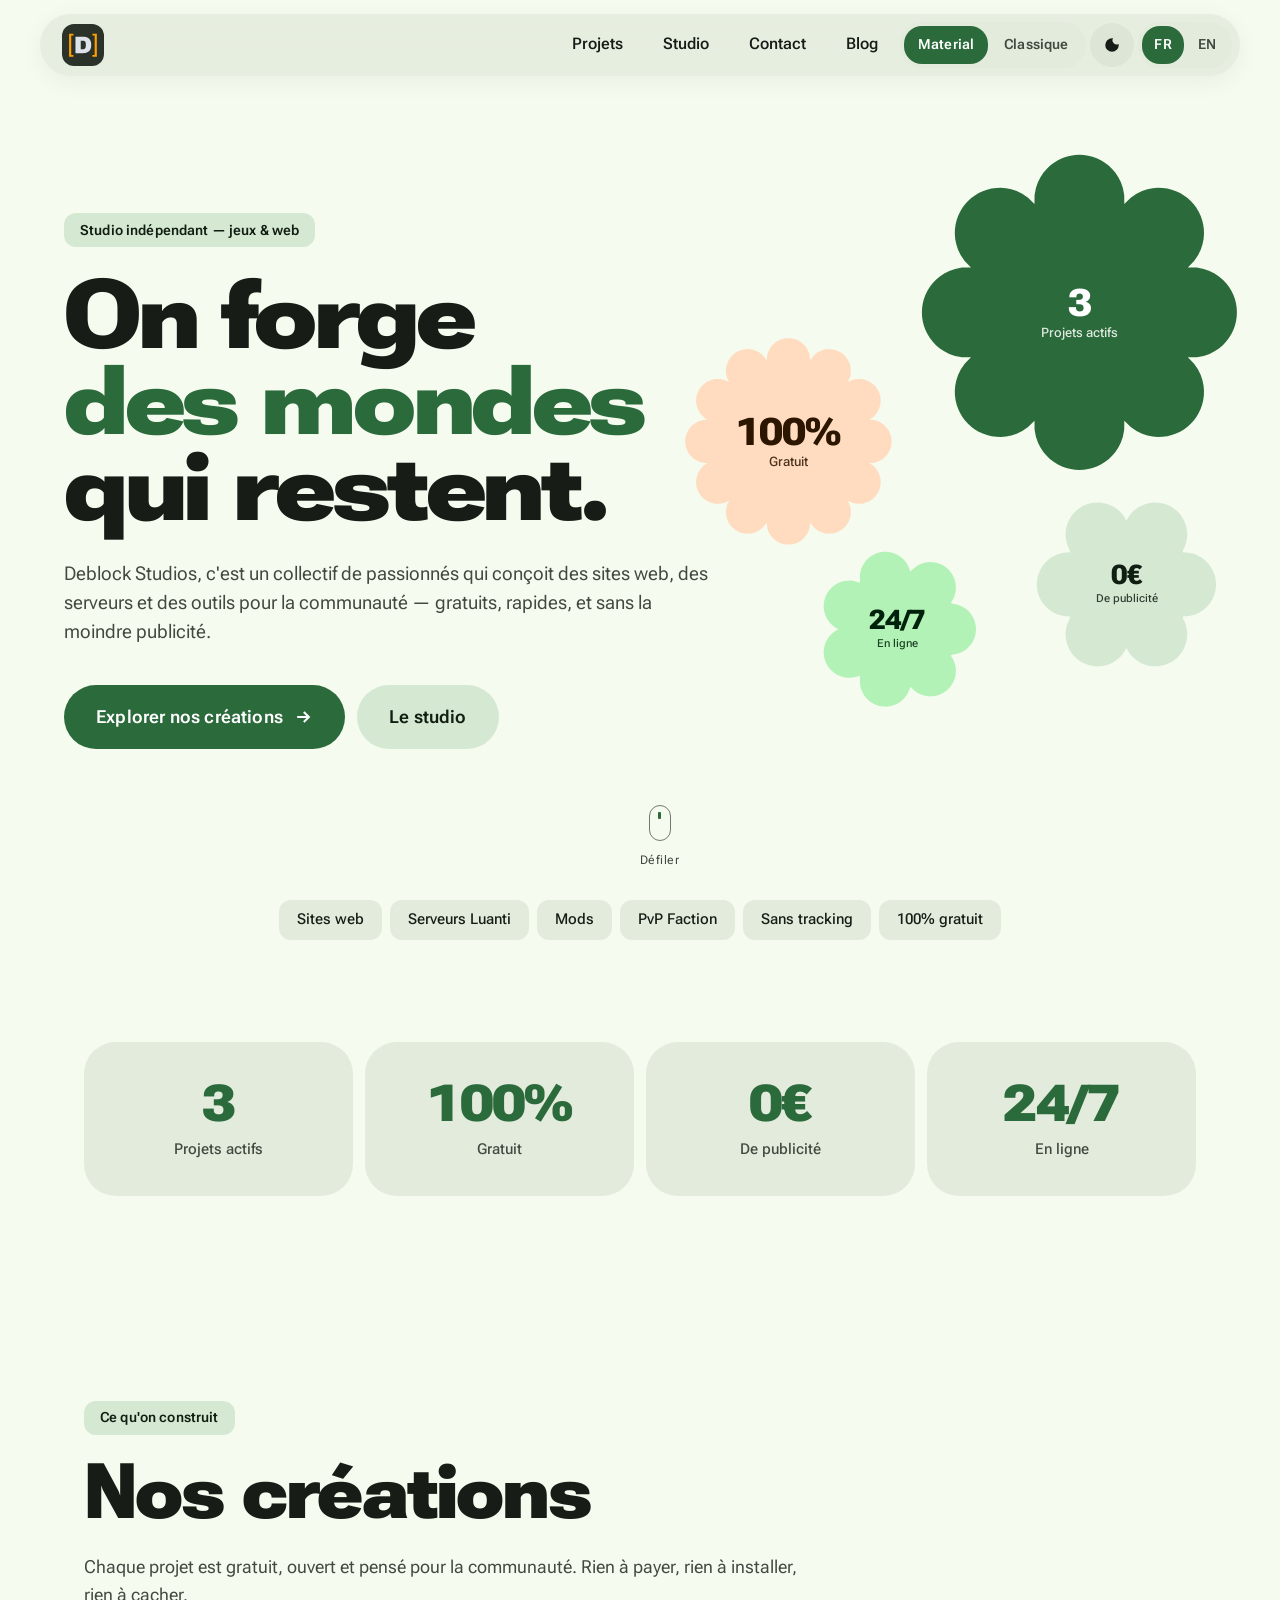
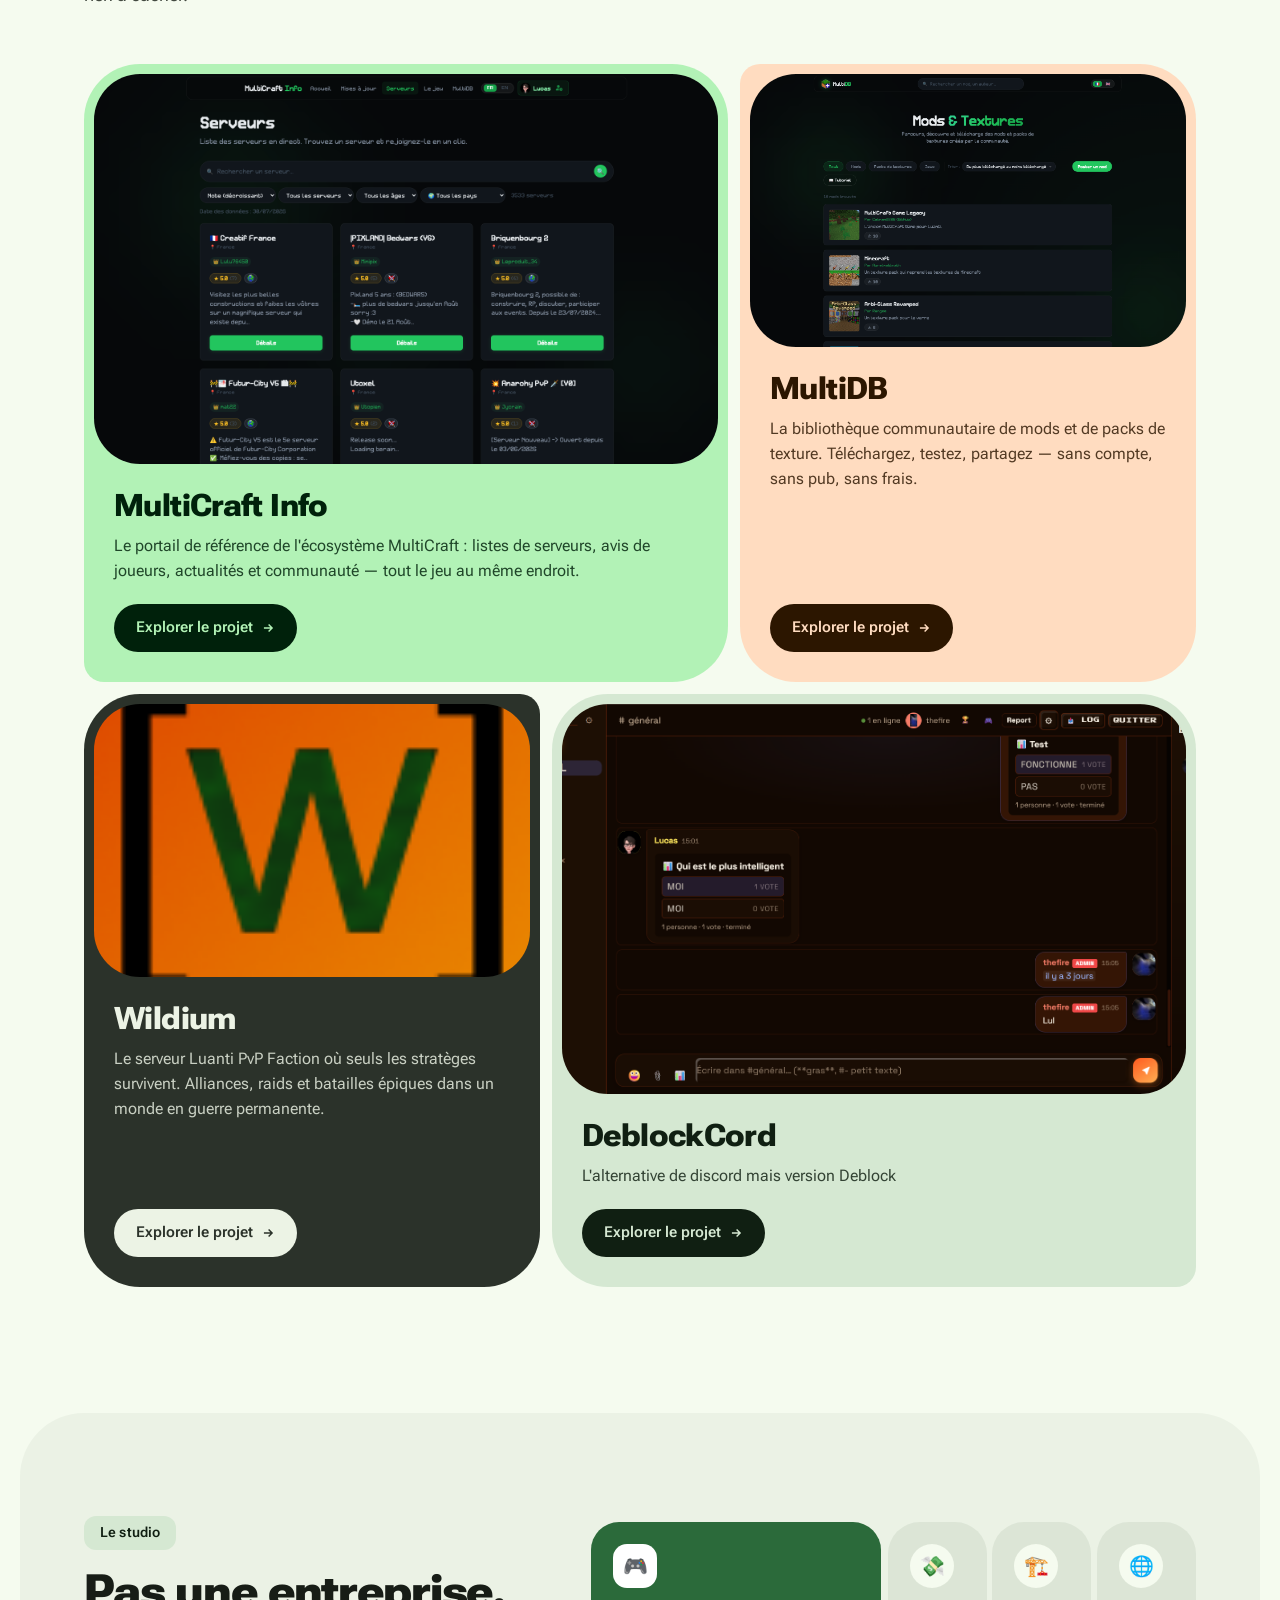
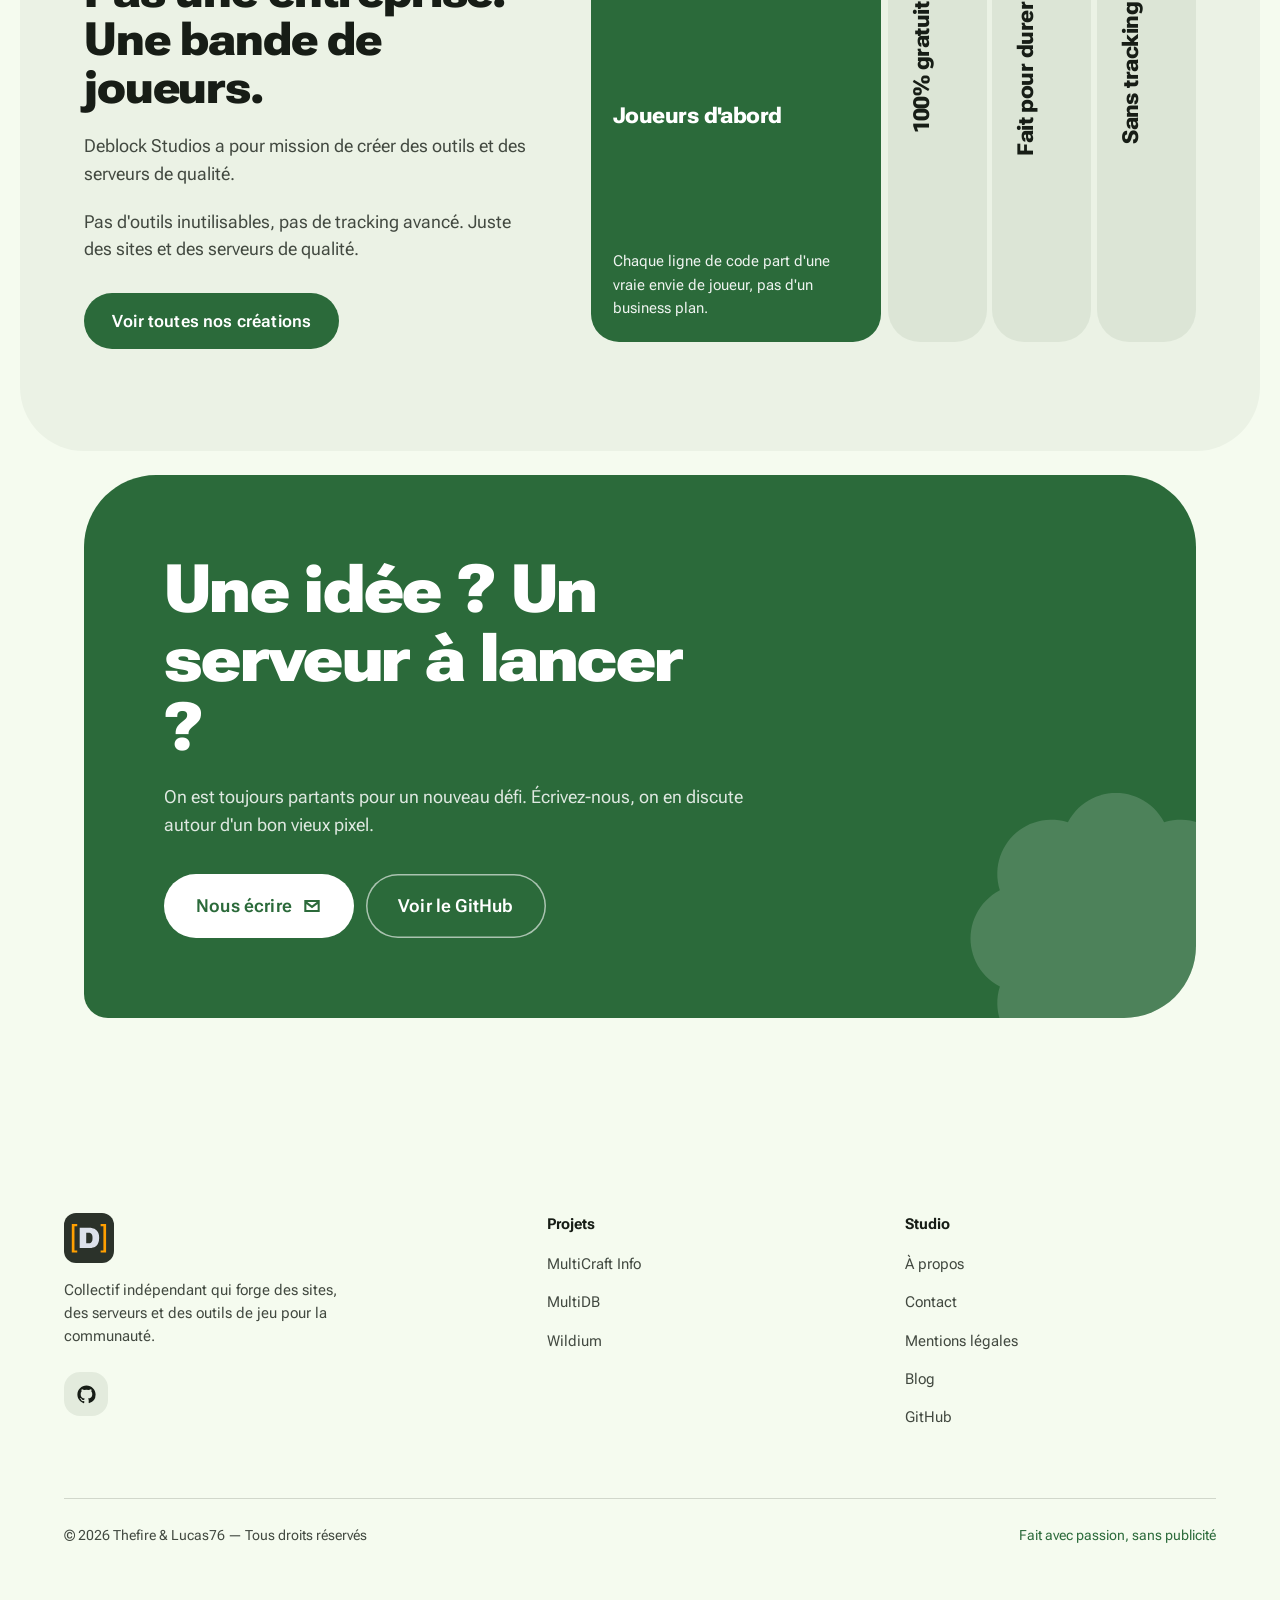
<file: index.html>
<!DOCTYPE html>
<html lang="fr">
<head>
  <meta charset="UTF-8" />
  <meta name="viewport" content="width=device-width, initial-scale=1.0" />
  <script>
    /* Apply the saved theme before first paint to avoid a flash */
    (function () {
      try {
        var root = document.documentElement;
        var ui = localStorage.getItem('ds-ui') === 'classic' ? 'classic' : 'material';
        var mode = localStorage.getItem('ds-mode');
        if (mode !== 'dark' && mode !== 'light') {
          mode = window.matchMedia && window.matchMedia('(prefers-color-scheme: dark)').matches ? 'dark' : 'light';
        }
        root.setAttribute('data-ui', ui);
        root.setAttribute('data-mode', mode);
      } catch (e) {
        document.documentElement.setAttribute('data-ui', 'material');
        document.documentElement.setAttribute('data-mode', 'light');
      }
    })();
  </script>
  <meta name="description" data-i18n="meta.description" content="Deblock Studios, collectif indépendant qui conçoit des sites web, des serveurs Luanti et des outils de jeu — gratuits, rapides et sans publicité." />
  <meta name="google-site-verification" content="StuE6oomFtFn4pFJ5taW9_EfONIFjCqAtrxFwFtbaLA" />
  <title data-i18n-title="meta.title">Deblock Studios — On forge des mondes</title>

  <link rel="preconnect" href="https://fonts.googleapis.com" />
  <link rel="preconnect" href="https://fonts.gstatic.com" crossorigin />
  <link href="https://fonts.googleapis.com/css2?family=Press+Start+2P&family=Roboto+Flex:opsz,wdth,wght@8..144,25..151,100..1000&family=Space+Grotesk:wght@300;400;500;600;700&display=swap" rel="stylesheet" />

  <link rel="icon" href="/favicon.ico" type="image/x-icon" />
  <link rel="stylesheet" href="css/main.css" />
  <link rel="stylesheet" href="css/material.css" />
</head>
<body>

  <div class="noise" aria-hidden="true"></div>

  <!-- NAVBAR -->
  <nav class="nav" id="nav">
    <a href="#" class="nav-logo">
      <img class="brand-logo" src="images/logo-deblock.svg" alt="Deblock Studios" />
    </a>

    <ul class="nav-links">
      <li><a href="#projects" data-i18n="nav.projects">Projets</a></li>
      <li><a href="#about" data-i18n="nav.studio">Studio</a></li>
      <li><a href="#footer" data-i18n="nav.contact">Contact</a></li>
      <li><a href="https://blog-deblock-studios.vercel.app" data-i18n="nav.blog">Blog</a></li>
      <li class="theme-switcher" data-theme-group role="group" aria-label="Thème du site">
        <button type="button" class="theme-opt" data-ui-choice="material" aria-pressed="true"><span data-i18n="theme.material">Material</span></button>
        <button type="button" class="theme-opt" data-ui-choice="classic" aria-pressed="false"><span data-i18n="theme.classic">Classique</span></button>
      </li>
      <li class="mode-switch">
        <button type="button" class="mode-btn" data-mode-toggle aria-pressed="false" aria-label="Activer le mode sombre">
          <svg class="ic-moon" viewBox="0 0 24 24" aria-hidden="true"><path d="M12 3a9 9 0 1 0 9 9c0-.5 0-1-.1-1.4A5.5 5.5 0 0 1 13.4 3.1 9 9 0 0 0 12 3z"/></svg>
          <svg class="ic-sun" viewBox="0 0 24 24" aria-hidden="true"><circle cx="12" cy="12" r="4.2"/><path d="M12 2.4v2.3M12 19.3v2.3M2.4 12h2.3M19.3 12h2.3M5.2 5.2l1.6 1.6M17.2 17.2l1.6 1.6M18.8 5.2l-1.6 1.6M6.8 17.2l-1.6 1.6"/></svg>
        </button>
      </li>
      <li class="lang-switcher">
        <button class="lang-btn active" data-lang="fr">FR</button>
        <button class="lang-btn" data-lang="en">EN</button>
      </li>
    </ul>

    <button class="nav-burger" id="nav-burger" aria-label="Menu" aria-expanded="false">
      <span></span><span></span><span></span>
    </button>
  </nav>

  <!-- DRAWER -->
  <div class="drawer" id="drawer">
    <a href="#projects" data-i18n="nav.projects">Projets</a>
    <a href="#about" data-i18n="nav.studio">Studio</a>
    <a href="#footer" data-i18n="nav.contact">Contact</a>
    <a href="https://blog-deblock-studios.vercel.app" data-i18n="nav.blog">Blog</a>
    <div class="nav-controls">
      <div class="theme-switcher" data-theme-group role="group" aria-label="Thème du site">
        <button type="button" class="theme-opt" data-ui-choice="material" aria-pressed="true"><span data-i18n="theme.material">Material</span></button>
        <button type="button" class="theme-opt" data-ui-choice="classic" aria-pressed="false"><span data-i18n="theme.classic">Classique</span></button>
      </div>
      <button type="button" class="mode-btn" data-mode-toggle aria-pressed="false" aria-label="Activer le mode sombre">
        <svg class="ic-moon" viewBox="0 0 24 24" aria-hidden="true"><path d="M12 3a9 9 0 1 0 9 9c0-.5 0-1-.1-1.4A5.5 5.5 0 0 1 13.4 3.1 9 9 0 0 0 12 3z"/></svg>
        <svg class="ic-sun" viewBox="0 0 24 24" aria-hidden="true"><circle cx="12" cy="12" r="4.2"/><path d="M12 2.4v2.3M12 19.3v2.3M2.4 12h2.3M19.3 12h2.3M5.2 5.2l1.6 1.6M17.2 17.2l1.6 1.6M18.8 5.2l-1.6 1.6M6.8 17.2l-1.6 1.6"/></svg>
      </button>
    </div>
    <div class="lang-switcher">
      <button class="lang-btn active" data-lang="fr">FR</button>
      <button class="lang-btn" data-lang="en">EN</button>
    </div>
  </div>

  <!-- HERO -->
  <header class="hero" id="top">
    <div class="hero-inner">
      <span class="eyebrow" data-i18n="hero.eyebrow">Studio indépendant — jeux &amp; web</span>

      <h1 class="hero-title">
        <span class="l1" data-i18n="hero.title.line1">On forge</span><br />
        <span class="l2 grad" data-i18n="hero.title.line2">des mondes</span><br />
        <span class="l3" data-i18n="hero.title.line3">qui restent.</span>
      </h1>

      <p class="hero-sub" data-i18n="hero.sub">
        Deblock Studios, c'est un collectif de passionnés qui conçoit des sites web, des serveurs et des outils pour la communauté — gratuits, rapides, et sans la moindre publicité.
      </p>

      <div class="hero-actions">
        <a href="#projects" class="btn btn-primary">
          <span data-i18n="hero.cta.primary">Explorer nos créations</span>
          <svg width="15" height="15" fill="none" viewBox="0 0 24 24" stroke="currentColor" stroke-width="2.5" aria-hidden="true"><path d="M5 12h14M13 6l6 6-6 6"/></svg>
        </a>
        <a href="#about" class="btn btn-ghost">
          <span data-i18n="hero.cta.ghost">Le studio</span>
        </a>
      </div>
    </div>

    <div class="m-cluster" aria-hidden="true">
      <div class="m-shape s-1" data-shape="8" data-shape-a=".15"><span><b data-i18n="stat.1.val">3</b><small data-i18n="stat.1.label">Projets actifs</small></span></div>
      <div class="m-shape s-2" data-shape="12" data-shape-a=".11"><span><b data-i18n="stat.2.val">100%</b><small data-i18n="stat.2.label">Gratuit</small></span></div>
      <div class="m-shape s-3" data-shape="6" data-shape-a=".17"><span><b data-i18n="stat.3.val">0€</b><small data-i18n="stat.3.label">De publicité</small></span></div>
      <div class="m-shape s-4" data-shape="7" data-shape-a=".15"><span><b data-i18n="stat.4.val">24/7</b><small data-i18n="stat.4.label">En ligne</small></span></div>
    </div>

    <a href="#projects" class="scroll-hint" aria-label="Scroll">
      <span class="mouse"></span>
      <span data-i18n="hero.scroll">Défiler</span>
    </a>
  </header>

  <!-- MARQUEE -->
  <div class="marquee" aria-hidden="true">
    <div class="marquee-track">
      <span class="marquee-group"><span class="mi" data-i18n="marquee.1">Sites web</span><em>✦</em><span class="mi" data-i18n="marquee.2">Serveurs Luanti</span><em>✦</em><span class="mi" data-i18n="marquee.3">Mods</span><em>✦</em><span class="mi" data-i18n="marquee.4">PvP Faction</span><em>✦</em><span class="mi" data-i18n="marquee.5">Sans tracking</span><em>✦</em><span class="mi" data-i18n="marquee.6">100% gratuit</span><em>✦</em></span>
      <span class="marquee-group" aria-hidden="true"><span class="mi" data-i18n="marquee.1">Sites web</span><em>✦</em><span class="mi" data-i18n="marquee.2">Serveurs Luanti</span><em>✦</em><span class="mi" data-i18n="marquee.3">Mods</span><em>✦</em><span class="mi" data-i18n="marquee.4">PvP Faction</span><em>✦</em><span class="mi" data-i18n="marquee.5">Sans tracking</span><em>✦</em><span class="mi" data-i18n="marquee.6">100% gratuit</span><em>✦</em></span>
    </div>
  </div>

  <!-- STATS -->
  <section class="section">
    <div class="stats reveal">
      <div class="stat">
        <b data-i18n="stat.1.val">3</b>
        <span data-i18n="stat.1.label">Projets actifs</span>
      </div>
      <div class="stat">
        <b data-i18n="stat.2.val">100%</b>
        <span data-i18n="stat.2.label">Gratuit</span>
      </div>
      <div class="stat">
        <b data-i18n="stat.3.val">0€</b>
        <span data-i18n="stat.3.label">De publicité</span>
      </div>
      <div class="stat">
        <b data-i18n="stat.4.val">24/7</b>
        <span data-i18n="stat.4.label">En ligne</span>
      </div>
    </div>
  </section>

  <!-- PROJECTS -->
  <section class="section" id="projects">
    <div class="section-head reveal">
      <span class="eyebrow" data-i18n="projects.eyebrow">Ce qu'on construit</span>
      <h2 data-i18n="projects.title">Nos créations</h2>
      <p data-i18n="projects.sub">Chaque projet est gratuit, ouvert et pensé pour la communauté. Rien à payer, rien à installer, rien à cacher.</p>
    </div>

    <div class="projects-grid">

      <article class="project-card reveal" data-tilt>
        <div class="project-media">
          <img src="images/multicraft-info.png" alt="MultiCraft Info" loading="lazy" />
        </div>
        <div class="project-body">
          <h3 data-i18n="project.mci.name">MultiCraft Info</h3>
          <p data-i18n="project.mci.desc">Le portail de référence de l'écosystème MultiCraft : listes de serveurs, avis de joueurs, actualités et communauté — tout le jeu au même endroit.</p>
          <a href="https://multicraft-info.netlify.app" class="project-link">
            <span data-i18n="project.link">Explorer le projet</span>
            <svg width="14" height="14" fill="none" viewBox="0 0 24 24" stroke="currentColor" stroke-width="2.5" aria-hidden="true"><path d="M5 12h14M13 6l6 6-6 6"/></svg>
          </a>
        </div>
      </article>

      <article class="project-card reveal" data-tilt>
        <div class="project-media">
          <img src="images/multidb.png" alt="MultiDB" loading="lazy" />
        </div>
        <div class="project-body">
          <h3 data-i18n="project.mdb.name">MultiDB</h3>
          <p data-i18n="project.mdb.desc">La bibliothèque communautaire de mods et de packs de texture. Téléchargez, testez, partagez — sans compte, sans pub, sans frais.</p>
          <a href="https://multidb.vercel.app" class="project-link">
            <span data-i18n="project.link">Explorer le projet</span>
            <svg width="14" height="14" fill="none" viewBox="0 0 24 24" stroke="currentColor" stroke-width="2.5" aria-hidden="true"><path d="M5 12h14M13 6l6 6-6 6"/></svg>
          </a>
        </div>
      </article>

      <article class="project-card reveal" data-tilt>
        <div class="project-media">
          <img src="images/Wildium.png" alt="Wildium" loading="lazy" />
        </div>
        <div class="project-body">
          <h3 data-i18n="project.wld.name">Wildium</h3>
          <p data-i18n="project.wld.desc">Le serveur Luanti PvP Faction où seuls les stratèges survivent. Alliances, raids et batailles épiques dans un monde en guerre permanente.</p>
          <a href="wildium.html" class="project-link">
            <span data-i18n="project.link">Explorer le projet</span>
            <svg width="14" height="14" fill="none" viewBox="0 0 24 24" stroke="currentColor" stroke-width="2.5" aria-hidden="true"><path d="M5 12h14M13 6l6 6-6 6"/></svg>
          </a>
        </div>
      </article>

      <article class="project-card reveal" data-tilt>
        <div class="project-media">
          <img src="images/DeblockCord.png" alt="DeblockCord" loading="lazy" />
        </div>
        <div class="project-body">
          <h3 data-i18n="project.dc.name">DeblockCord</h3>
          <p data-i18n="project.dc.desc">L'alternative de discord mais version Deblock</p>
          <a href="https://deblockcord.netlify.app/" class="project-link">
            <span data-i18n="project.link">Explorer le projet</span>
            <svg width="14" height="14" fill="none" viewBox="0 0 24 24" stroke="currentColor" stroke-width="2.5" aria-hidden="true"><path d="M5 12h14M13 6l6 6-6 6"/></svg>
          </a>
        </div>
      </article>

    </div>
  </section>

  <!-- STUDIO / ABOUT -->
  <section class="section" id="about">
    <div class="about-grid">

      <div class="about-text reveal">
        <span class="eyebrow" data-i18n="about.eyebrow">Le studio</span>
        <h2 data-i18n="about.title">Pas une entreprise. Une bande de joueurs.</h2>
        <p data-i18n="about.p1">Deblock Studios a pour mission de créer des outils et des serveurs de qualité.</p>
        <p data-i18n="about.p2">Pas d'outils inutilisables, pas de tracking avancé. Juste des sites et des serveurs de qualité.</p>
        <a href="#projects" class="btn btn-primary">
          <span data-i18n="about.cta">Voir toutes nos créations</span>
        </a>
      </div>

      <div class="feature-grid">
        <div class="feature reveal">
          <span class="icon">🎮</span>
          <h4 data-i18n="feat.1.title">Joueurs d'abord</h4>
          <p data-i18n="feat.1.desc">Chaque ligne de code part d'une vraie envie de joueur, pas d'un business plan.</p>
        </div>
        <div class="feature reveal">
          <span class="icon">💸</span>
          <h4 data-i18n="feat.2.title">100% gratuit</h4>
          <p data-i18n="feat.2.desc">Pas de publicité, pas de données revendues, pas d'abonnement caché.</p>
        </div>
        <div class="feature reveal">
          <span class="icon">🏗️</span>
          <h4 data-i18n="feat.3.title">Fait pour durer</h4>
          <p data-i18n="feat.3.desc">Des bases propres, une communauté active, des projets qui évoluent.</p>
        </div>
        <div class="feature reveal">
          <span class="icon">🌐</span>
          <h4 data-i18n="feat.4.title">Sans tracking</h4>
          <p data-i18n="feat.4.desc">Des sites et des serveurs clairs, sans collecte avancée de données.</p>
        </div>
      </div>

    </div>
  </section>

  <!-- CTA -->
  <div class="cta-band">
    <div class="cta-card reveal">
      <div class="m-ornament" data-shape="8" data-shape-a=".08" aria-hidden="true"></div>
      <h2 data-i18n="cta.title">Une idée ? Un serveur à lancer ?</h2>
      <p data-i18n="cta.desc">On est toujours partants pour un nouveau défi. Écrivez-nous, on en discute autour d'un bon vieux pixel.</p>
      <div class="hero-actions">
        <a href="mailto:deblock-studios@proton.me" class="btn btn-primary">
          <span data-i18n="cta.btn.contact">Nous écrire</span>
          <svg width="15" height="15" fill="none" viewBox="0 0 24 24" stroke="currentColor" stroke-width="2.5" aria-hidden="true"><path d="M4 6h16v12H4zM4 7l8 6 8-6"/></svg>
        </a>
        <a href="https://github.com/Deblock-Studios" class="btn btn-ghost">
          <span data-i18n="cta.btn.github">Voir le GitHub</span>
        </a>
      </div>
    </div>
  </div>

  <!-- FOOTER -->
  <footer class="footer" id="footer">
    <div class="footer-grid">

      <div class="footer-brand">
        <a href="#" class="nav-logo">
          <img class="brand-logo" src="images/logo-deblock.svg" alt="Deblock Studios" />
        </a>
        <p data-i18n="footer.brand.desc">Collectif indépendant qui forge des sites, des serveurs et des outils de jeu pour la communauté.</p>
        <div class="socials">
          <a href="https://github.com/Deblock-Studios" aria-label="GitHub" target="_blank" rel="noopener">
            <svg width="19" height="19" fill="currentColor" viewBox="0 0 24 24" aria-hidden="true"><path d="M12 .5C5.65.5.5 5.65.5 12c0 5.08 3.29 9.39 7.86 10.91.58.11.79-.25.79-.55 0-.27-.01-1.17-.02-2.12-3.2.7-3.87-1.36-3.87-1.36-.52-1.33-1.28-1.68-1.28-1.68-1.04-.71.08-.7.08-.7 1.15.08 1.76 1.18 1.76 1.18 1.03 1.75 2.69 1.25 3.34.95.1-.74.4-1.25.72-1.54-2.55-.29-5.23-1.28-5.23-5.68 0-1.26.45-2.28 1.18-3.09-.12-.29-.51-1.46.11-3.05 0 0 .96-.31 3.15 1.18a10.9 10.9 0 0 1 5.74 0c2.19-1.49 3.15-1.18 3.15-1.18.62 1.59.23 2.76.11 3.05.74.81 1.18 1.83 1.18 3.09 0 4.41-2.69 5.38-5.25 5.67.41.35.77 1.05.77 2.12 0 1.53-.01 2.76-.01 3.14 0 .3.2.67.8.55A11.51 11.51 0 0 0 23.5 12C23.5 5.65 18.35.5 12 .5z"/></svg>
          </a>
        </div>
      </div>

      <div class="footer-col">
        <h5 data-i18n="footer.col.projects">Projets</h5>
        <ul>
          <li><a href="https://multicraft-info.netlify.app">MultiCraft Info</a></li>
          <li><a href="https://multidb.vercel.app">MultiDB</a></li>
          <li><a href="wildium.html">Wildium</a></li>
        </ul>
      </div>

      <div class="footer-col">
        <h5 data-i18n="footer.col.studio">Studio</h5>
        <ul>
          <li><a href="#about" data-i18n="footer.about">À propos</a></li>
          <li><a href="mailto:deblock-studios@proton.me" data-i18n="footer.contact">Contact</a></li>
          <li><a href="legal.html" data-i18n="footer.legal">Mentions légales</a></li>
          <li><a href="https://blog-deblock-studios.vercel.app" data-i18n="footer.blog">Blog</a></li>
          <li><a href="https://github.com/Deblock-Studios" data-i18n="footer.github">GitHub</a></li>
        </ul>
      </div>

    </div>

    <div class="footer-bottom">
      <span data-i18n="footer.copy">© 2026 Deblock Studios — Tous droits réservés</span>
      <span data-i18n="footer.made">Fait avec passion, sans publicité</span>
    </div>
  </footer>

  <script src="js/i18n.js"></script>
  <script src="js/main.js"></script>
  <script src="js/theme.js"></script>
  <script>i18n.init();</script>
</body>
</html>
</file>
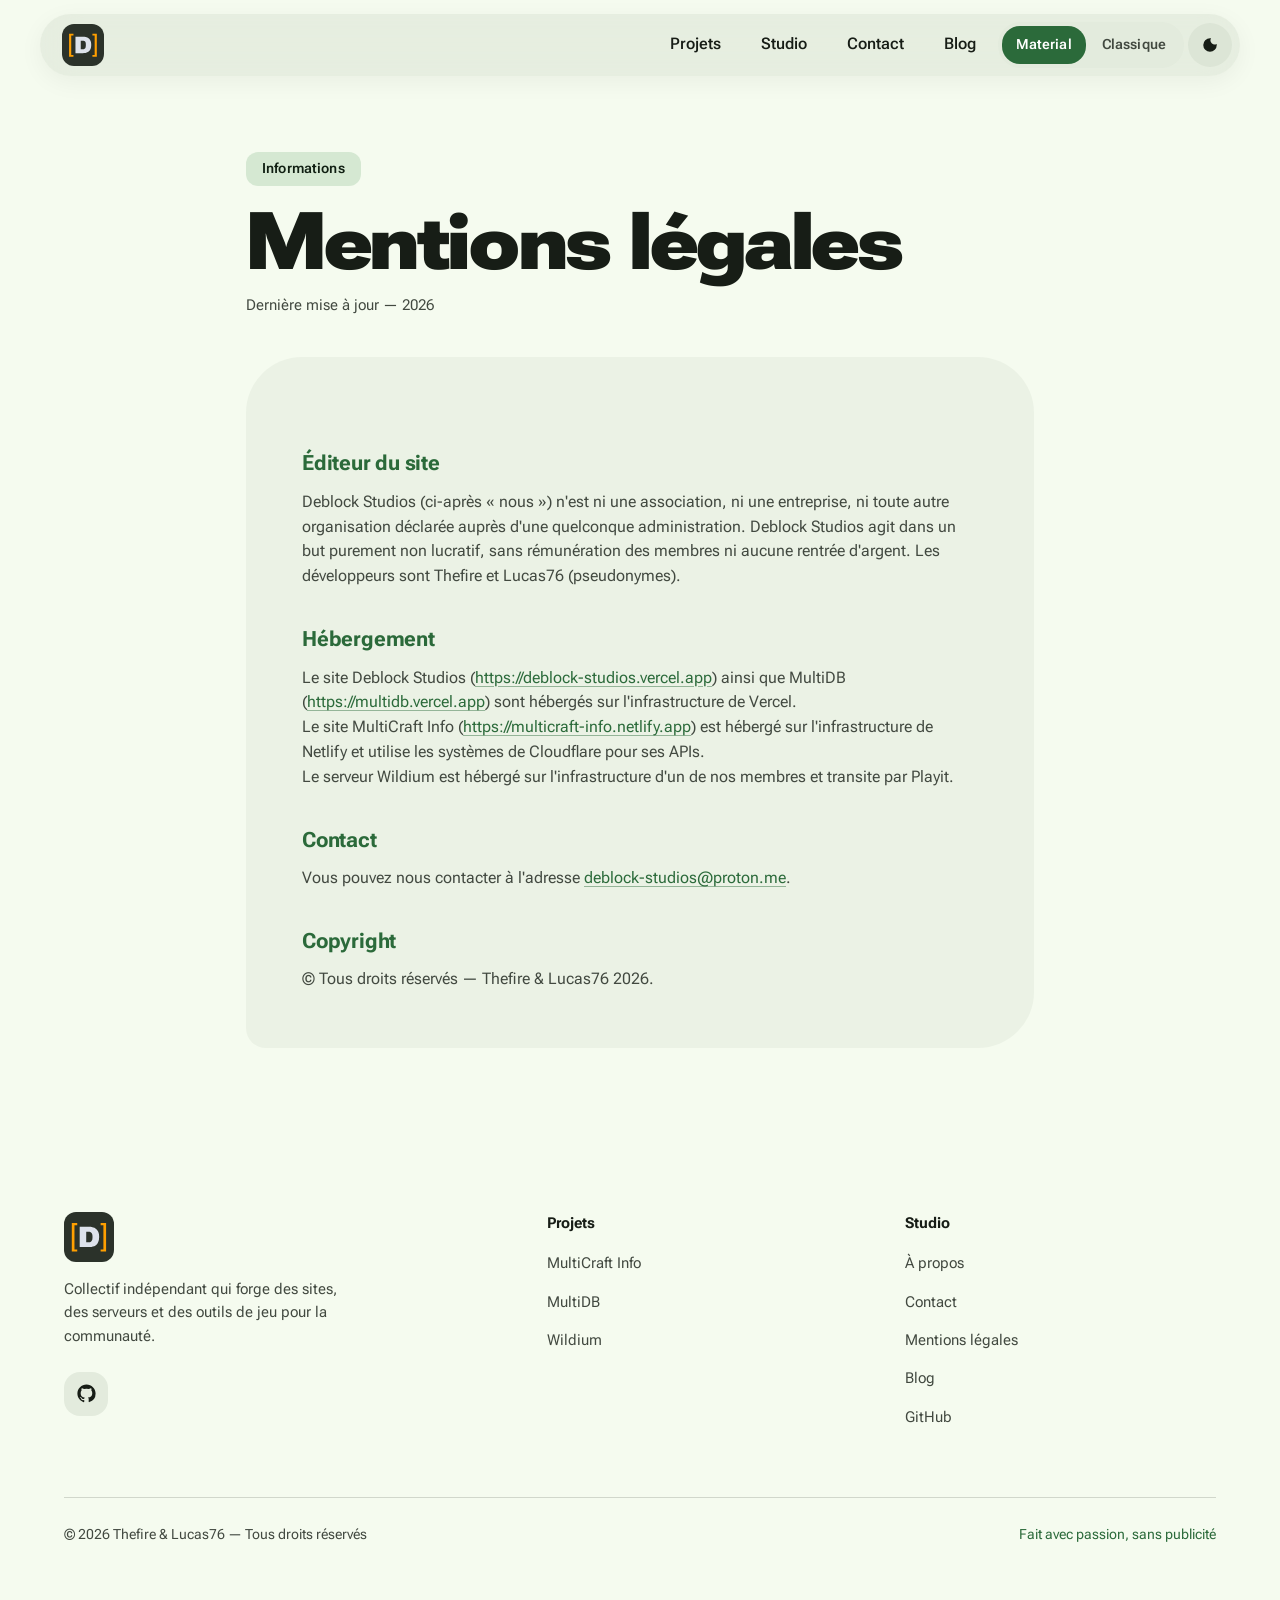
<file: legal.html>
<!DOCTYPE html>
<html lang="fr">
<head>
  <meta charset="UTF-8" />
  <meta name="viewport" content="width=device-width, initial-scale=1.0" />
  <script>
    /* Apply the saved theme before first paint to avoid a flash */
    (function () {
      try {
        var root = document.documentElement;
        var ui = localStorage.getItem('ds-ui') === 'classic' ? 'classic' : 'material';
        var mode = localStorage.getItem('ds-mode');
        if (mode !== 'dark' && mode !== 'light') {
          mode = window.matchMedia && window.matchMedia('(prefers-color-scheme: dark)').matches ? 'dark' : 'light';
        }
        root.setAttribute('data-ui', ui);
        root.setAttribute('data-mode', mode);
      } catch (e) {
        document.documentElement.setAttribute('data-ui', 'material');
        document.documentElement.setAttribute('data-mode', 'light');
      }
    })();
  </script>
  <meta name="description" content="Mentions légales de Deblock Studios — informations sur le studio, l'hébergement et le contact." />
  <title>Deblock Studios — Mentions légales</title>

  <link rel="preconnect" href="https://fonts.googleapis.com" />
  <link rel="preconnect" href="https://fonts.gstatic.com" crossorigin />
  <link href="https://fonts.googleapis.com/css2?family=Press+Start+2P&family=Roboto+Flex:opsz,wdth,wght@8..144,25..151,100..1000&family=Space+Grotesk:wght@300;400;500;600;700&display=swap" rel="stylesheet" />

  <link rel="icon" href="/favicon.ico" type="image/x-icon" />
  <link rel="stylesheet" href="css/main.css" />
  <link rel="stylesheet" href="css/material.css" />
</head>
<body>

  <div class="noise" aria-hidden="true"></div>

  <!-- NAVBAR -->
  <nav class="nav" id="nav">
    <a href="/" class="nav-logo">
      <img class="brand-logo" src="images/logo-deblock.svg" alt="Deblock Studios" />
    </a>

    <ul class="nav-links">
      <li><a href="/#projects">Projets</a></li>
      <li><a href="/#about">Studio</a></li>
      <li><a href="/#footer">Contact</a></li>
      <li><a href="https://blog-deblock-studios.vercel.app">Blog</a></li>
      <li class="theme-switcher" data-theme-group role="group" aria-label="Thème du site">
        <button type="button" class="theme-opt" data-ui-choice="material" aria-pressed="true">Material</button>
        <button type="button" class="theme-opt" data-ui-choice="classic" aria-pressed="false">Classique</button>
      </li>
      <li class="mode-switch">
        <button type="button" class="mode-btn" data-mode-toggle aria-pressed="false" aria-label="Activer le mode sombre">
          <svg class="ic-moon" viewBox="0 0 24 24" aria-hidden="true"><path d="M12 3a9 9 0 1 0 9 9c0-.5 0-1-.1-1.4A5.5 5.5 0 0 1 13.4 3.1 9 9 0 0 0 12 3z"/></svg>
          <svg class="ic-sun" viewBox="0 0 24 24" aria-hidden="true"><circle cx="12" cy="12" r="4.2"/><path d="M12 2.4v2.3M12 19.3v2.3M2.4 12h2.3M19.3 12h2.3M5.2 5.2l1.6 1.6M17.2 17.2l1.6 1.6M18.8 5.2l-1.6 1.6M6.8 17.2l-1.6 1.6"/></svg>
        </button>
      </li>
    </ul>

    <button class="nav-burger" id="nav-burger" aria-label="Menu" aria-expanded="false">
      <span></span><span></span><span></span>
    </button>
  </nav>

  <!-- DRAWER -->
  <div class="drawer" id="drawer">
    <a href="/#projects">Projets</a>
    <a href="/#about">Studio</a>
    <a href="/#footer">Contact</a>
    <a href="https://blog-deblock-studios.vercel.app">Blog</a>
    <div class="nav-controls">
      <div class="theme-switcher" data-theme-group role="group" aria-label="Thème du site">
        <button type="button" class="theme-opt" data-ui-choice="material" aria-pressed="true">Material</button>
        <button type="button" class="theme-opt" data-ui-choice="classic" aria-pressed="false">Classique</button>
      </div>
      <button type="button" class="mode-btn" data-mode-toggle aria-pressed="false" aria-label="Activer le mode sombre">
        <svg class="ic-moon" viewBox="0 0 24 24" aria-hidden="true"><path d="M12 3a9 9 0 1 0 9 9c0-.5 0-1-.1-1.4A5.5 5.5 0 0 1 13.4 3.1 9 9 0 0 0 12 3z"/></svg>
        <svg class="ic-sun" viewBox="0 0 24 24" aria-hidden="true"><circle cx="12" cy="12" r="4.2"/><path d="M12 2.4v2.3M12 19.3v2.3M2.4 12h2.3M19.3 12h2.3M5.2 5.2l1.6 1.6M17.2 17.2l1.6 1.6M18.8 5.2l-1.6 1.6M6.8 17.2l-1.6 1.6"/></svg>
      </button>
    </div>
  </div>

  <!-- LEGAL -->
  <main class="legal">
    <span class="eyebrow">Informations</span>
    <h1>Mentions légales</h1>
    <p class="updated">Dernière mise à jour — 2026</p>

    <article>
      <h2>Éditeur du site</h2>
      <p>
        Deblock Studios (ci-après «&nbsp;nous&nbsp;») n'est ni une association, ni une entreprise, ni toute autre organisation déclarée auprès d'une quelconque administration.
        Deblock Studios agit dans un but purement non lucratif, sans rémunération des membres ni aucune rentrée d'argent.
        Les développeurs sont Thefire et Lucas76 (pseudonymes).
      </p>

      <h2>Hébergement</h2>
      <p>
        Le site Deblock Studios (<a href="https://deblock-studios.vercel.app">https://deblock-studios.vercel.app</a>) ainsi que MultiDB (<a href="https://multidb.vercel.app">https://multidb.vercel.app</a>) sont hébergés sur l'infrastructure de Vercel.
      </p>
      <p>
        Le site MultiCraft Info (<a href="https://multicraft-info.netlify.app">https://multicraft-info.netlify.app</a>) est hébergé sur l'infrastructure de Netlify et utilise les systèmes de Cloudflare pour ses APIs.
      </p>
      <p>
        Le serveur Wildium est hébergé sur l'infrastructure d'un de nos membres et transite par Playit.
      </p>

      <h2>Contact</h2>
      <p>
        Vous pouvez nous contacter à l'adresse <a href="mailto:deblock-studios@proton.me">deblock-studios@proton.me</a>.
      </p>

      <h2>Copyright</h2>
      <p>© Tous droits réservés — Thefire & Lucas76 2026.</p>
    </article>
  </main>

  <!-- FOOTER -->
  <footer class="footer" id="footer">
    <div class="footer-grid">

      <div class="footer-brand">
        <a href="/" class="nav-logo">
          <img class="brand-logo" src="images/logo-deblock.svg" alt="Deblock Studios" />
        </a>
        <p>Collectif indépendant qui forge des sites, des serveurs et des outils de jeu pour la communauté.</p>
        <div class="socials">
          <a href="https://github.com/Deblock-Studios" aria-label="GitHub" target="_blank" rel="noopener">
            <svg width="19" height="19" fill="currentColor" viewBox="0 0 24 24" aria-hidden="true"><path d="M12 .5C5.65.5.5 5.65.5 12c0 5.08 3.29 9.39 7.86 10.91.58.11.79-.25.79-.55 0-.27-.01-1.17-.02-2.12-3.2.7-3.87-1.36-3.87-1.36-.52-1.33-1.28-1.68-1.28-1.68-1.04-.71.08-.7.08-.7 1.15.08 1.76 1.18 1.76 1.18 1.03 1.75 2.69 1.25 3.34.95.1-.74.4-1.25.72-1.54-2.55-.29-5.23-1.28-5.23-5.68 0-1.26.45-2.28 1.18-3.09-.12-.29-.51-1.46.11-3.05 0 0 .96-.31 3.15 1.18a10.9 10.9 0 0 1 5.74 0c2.19-1.49 3.15-1.18 3.15-1.18.62 1.59.23 2.76.11 3.05.74.81 1.18 1.83 1.18 3.09 0 4.41-2.69 5.38-5.25 5.67.41.35.77 1.05.77 2.12 0 1.53-.01 2.76-.01 3.14 0 .3.2.67.8.55A11.51 11.51 0 0 0 23.5 12C23.5 5.65 18.35.5 12 .5z"/></svg>
          </a>
        </div>
      </div>

      <div class="footer-col">
        <h5>Projets</h5>
        <ul>
          <li><a href="https://multicraft-info.netlify.app">MultiCraft Info</a></li>
          <li><a href="https://multidb.vercel.app">MultiDB</a></li>
          <li><a href="wildium.html">Wildium</a></li>
        </ul>
      </div>

      <div class="footer-col">
        <h5>Studio</h5>
        <ul>
          <li><a href="/#about">À propos</a></li>
          <li><a href="mailto:deblock-studios@proton.me">Contact</a></li>
          <li><a href="legal.html">Mentions légales</a></li>
          <li><a href="https://blog-deblock-studios.vercel.app">Blog</a></li>
          <li><a href="https://github.com/Deblock-Studios">GitHub</a></li>
        </ul>
      </div>

    </div>

    <div class="footer-bottom">
      <span>© 2026 Thefire & Lucas76 — Tous droits réservés</span>
      <span>Fait avec passion, sans publicité</span>
    </div>
  </footer>

  <script src="js/i18n.js"></script>
  <script src="js/main.js"></script>
  <script src="js/theme.js"></script>
  <script>i18n.init();</script>
</body>
</html>
</file>
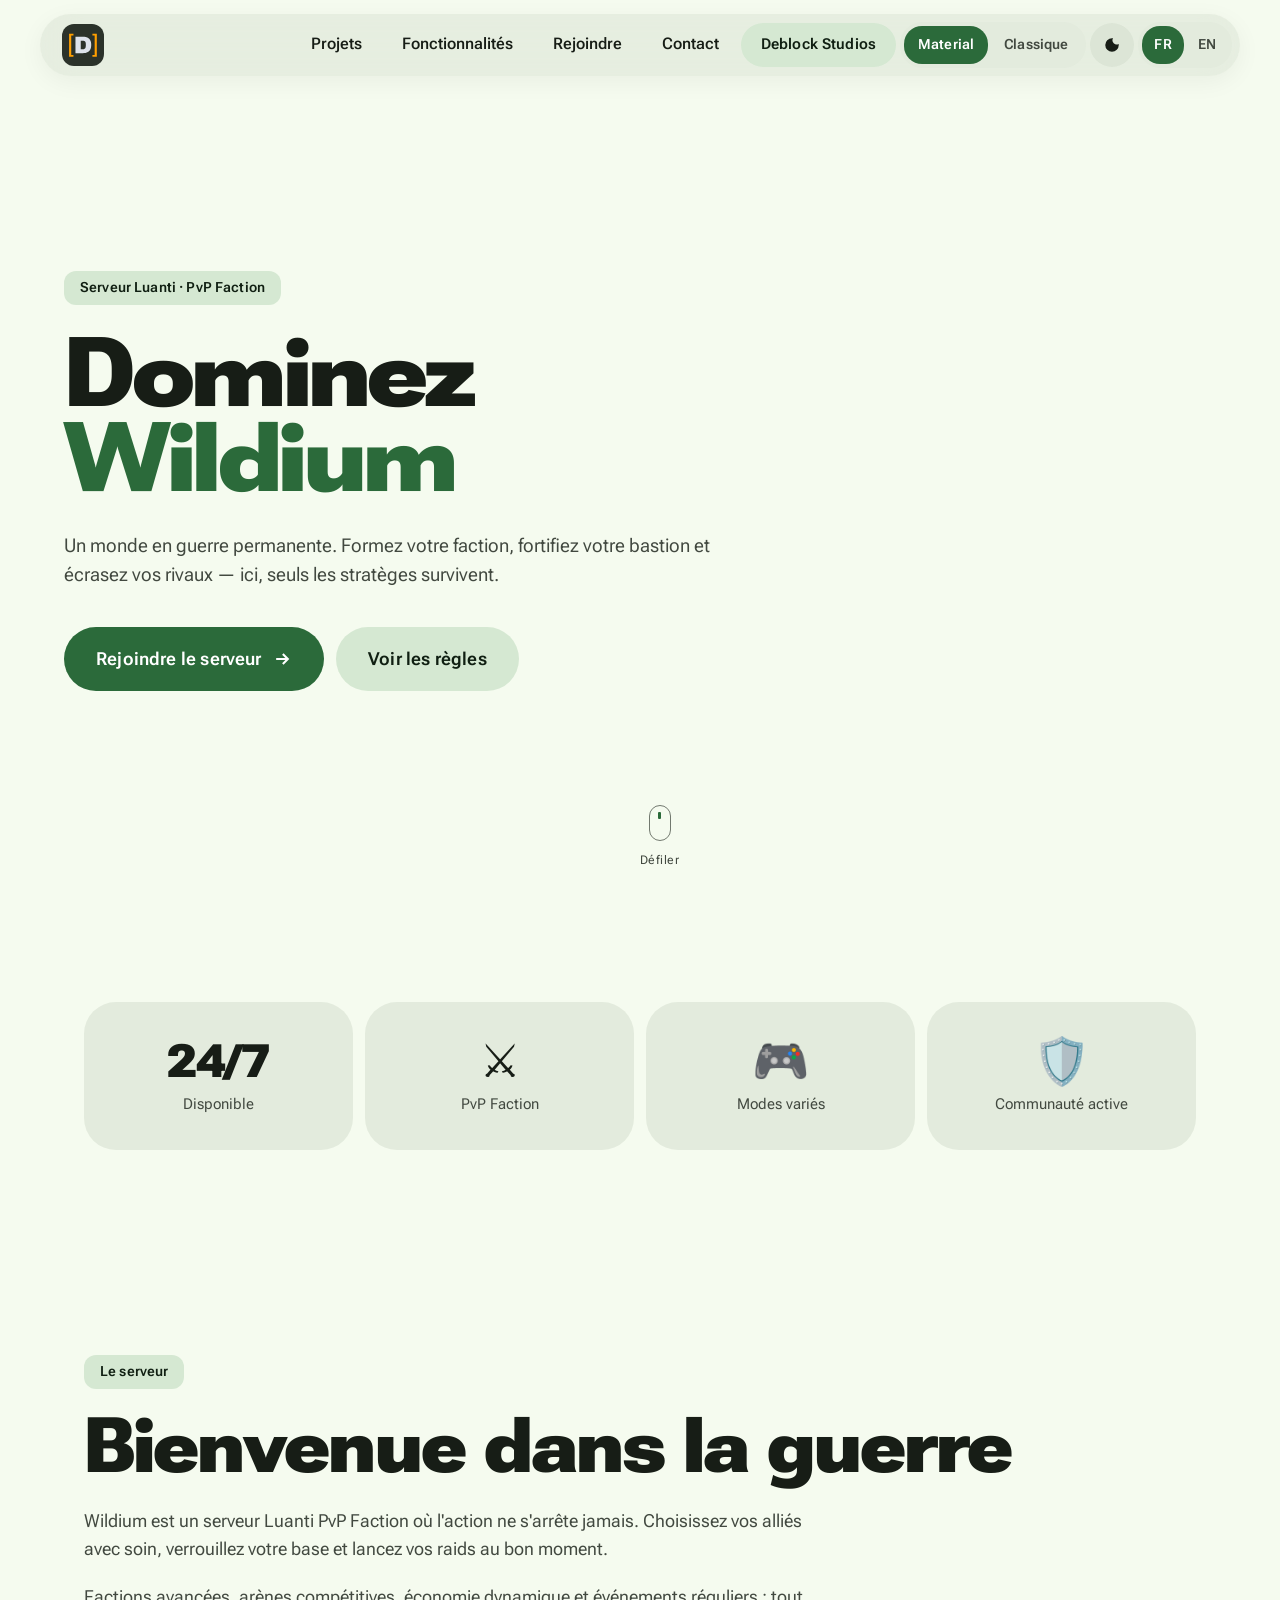
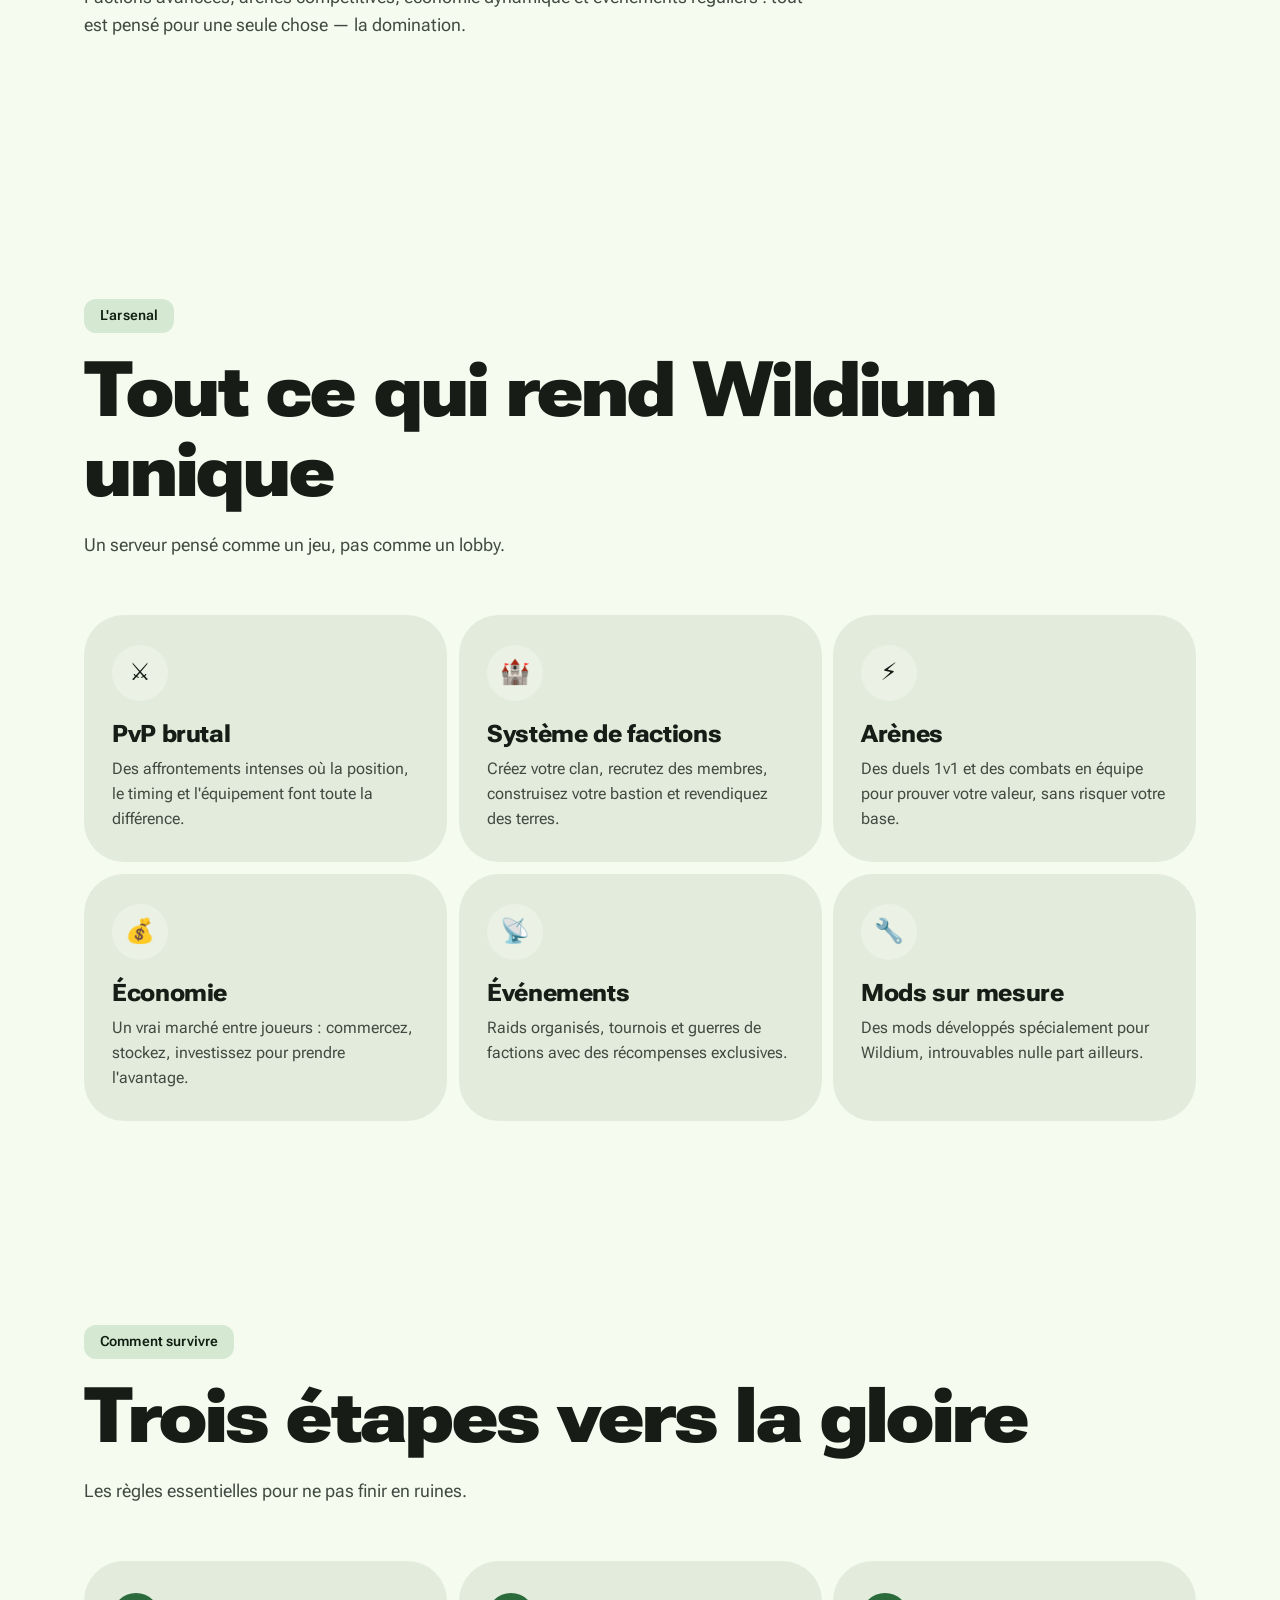
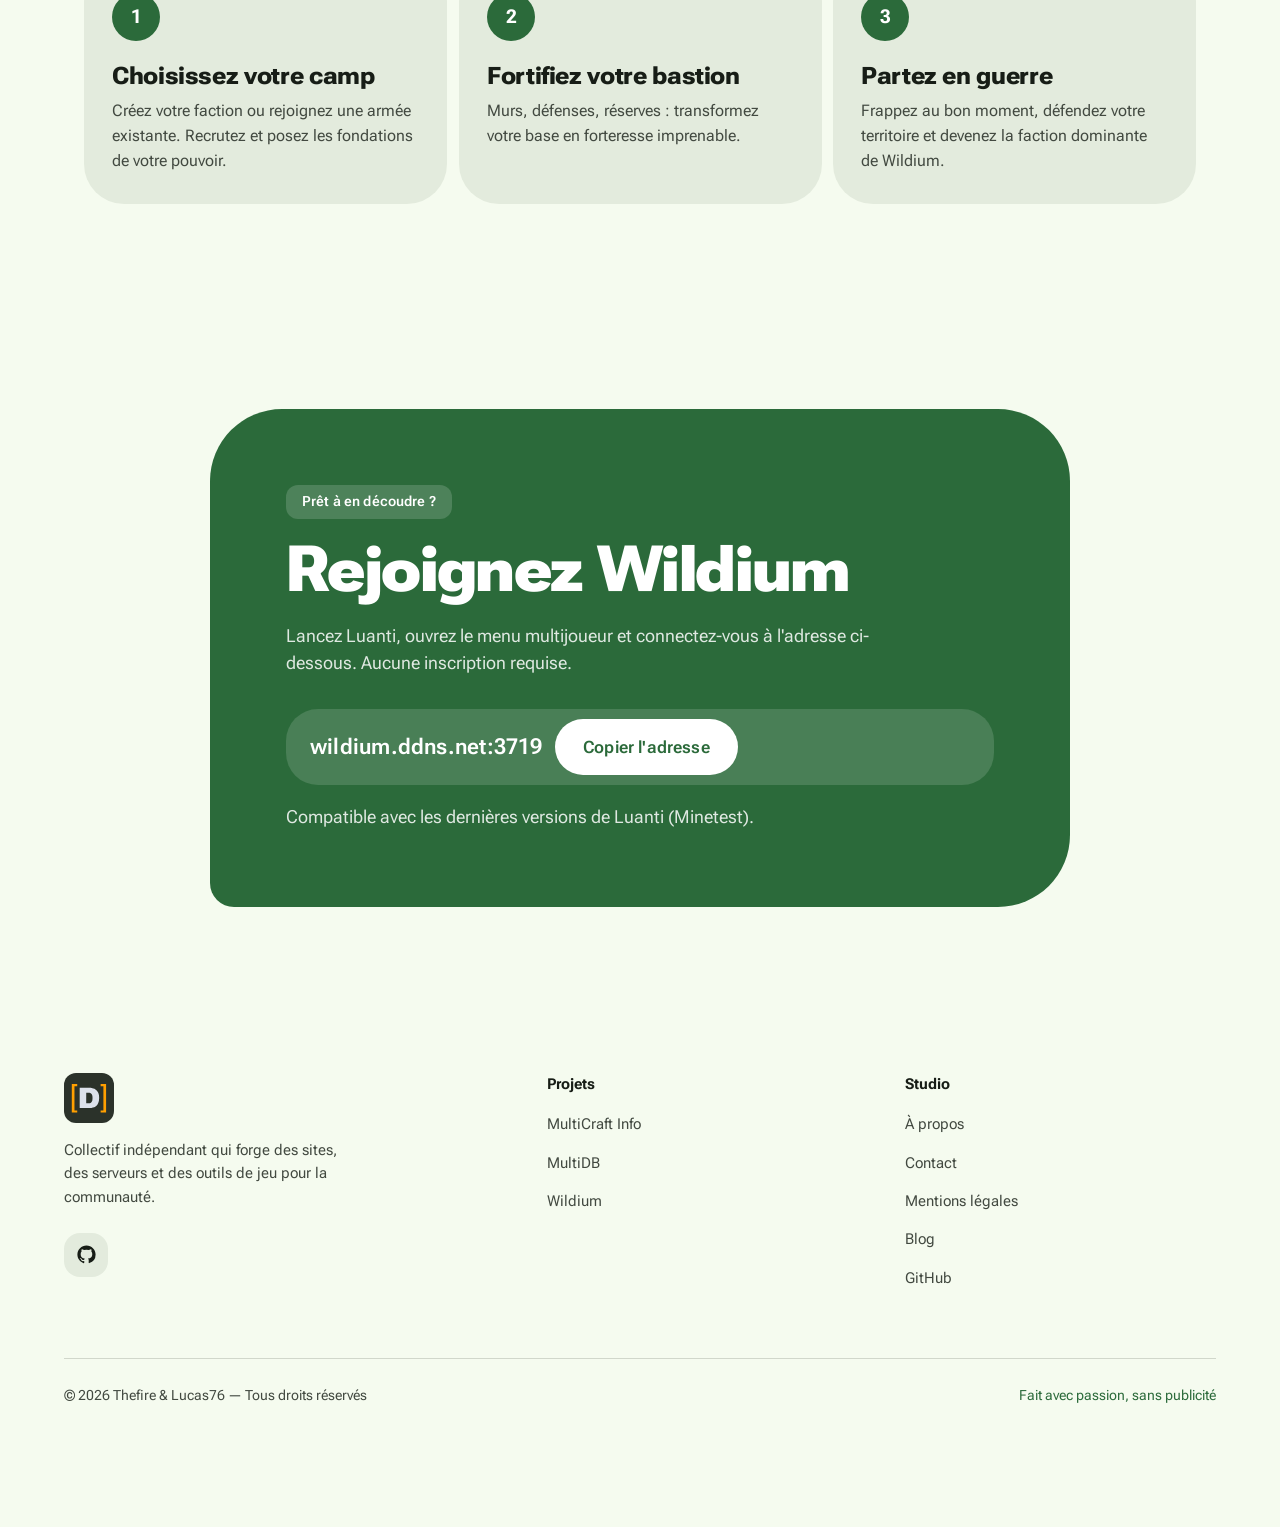
<file: wildium.html>
<!DOCTYPE html>
<html lang="fr">
<head>
  <meta charset="UTF-8" />
  <meta name="viewport" content="width=device-width, initial-scale=1.0" />
  <script>
    /* Apply the saved theme before first paint to avoid a flash */
    (function () {
      try {
        var root = document.documentElement;
        var ui = localStorage.getItem('ds-ui') === 'classic' ? 'classic' : 'material';
        var mode = localStorage.getItem('ds-mode');
        if (mode !== 'dark' && mode !== 'light') {
          mode = window.matchMedia && window.matchMedia('(prefers-color-scheme: dark)').matches ? 'dark' : 'light';
        }
        root.setAttribute('data-ui', ui);
        root.setAttribute('data-mode', mode);
      } catch (e) {
        document.documentElement.setAttribute('data-ui', 'material');
        document.documentElement.setAttribute('data-mode', 'light');
      }
    })();
  </script>
  <meta name="description" data-i18n="wildium.meta.description" content="Wildium, le serveur Luanti PvP Faction où seuls les stratèges survivent. Alliances, raids et batailles épiques." />
  <title data-i18n-title="wildium.meta.title">Wildium — Dominez le serveur PvP Faction</title>

  <link rel="preconnect" href="https://fonts.googleapis.com" />
  <link rel="preconnect" href="https://fonts.gstatic.com" crossorigin />
  <link href="https://fonts.googleapis.com/css2?family=Press+Start+2P&family=Roboto+Flex:opsz,wdth,wght@8..144,25..151,100..1000&family=Space+Grotesk:wght@300;400;500;600;700&display=swap" rel="stylesheet" />

  <link rel="icon" href="/favicon.ico" type="image/x-icon" />
  <link rel="stylesheet" href="css/main.css" />
  <link rel="stylesheet" href="css/material.css" />
</head>
<body data-theme="wildium">

  <div class="noise" aria-hidden="true"></div>

  <!-- NAVBAR -->
  <nav class="nav" id="nav">
    <a href="/" class="nav-logo">
      <img class="brand-logo" src="images/logo-deblock.svg" alt="Deblock Studios" />
    </a>

    <ul class="nav-links">
      <li><a href="/#projects" data-i18n="nav.projects">Projets</a></li>
      <li><a href="#features" data-i18n="wildium.nav.features">Fonctionnalités</a></li>
      <li><a href="#join" data-i18n="wildium.nav.join">Rejoindre</a></li>
      <li><a href="/#footer" data-i18n="nav.contact">Contact</a></li>
      <li><a href="/" class="nav-cta">Deblock Studios</a></li>
      <li class="theme-switcher" data-theme-group role="group" aria-label="Thème du site">
        <button type="button" class="theme-opt" data-ui-choice="material" aria-pressed="true"><span data-i18n="theme.material">Material</span></button>
        <button type="button" class="theme-opt" data-ui-choice="classic" aria-pressed="false"><span data-i18n="theme.classic">Classique</span></button>
      </li>
      <li class="mode-switch">
        <button type="button" class="mode-btn" data-mode-toggle aria-pressed="false" aria-label="Activer le mode sombre">
          <svg class="ic-moon" viewBox="0 0 24 24" aria-hidden="true"><path d="M12 3a9 9 0 1 0 9 9c0-.5 0-1-.1-1.4A5.5 5.5 0 0 1 13.4 3.1 9 9 0 0 0 12 3z"/></svg>
          <svg class="ic-sun" viewBox="0 0 24 24" aria-hidden="true"><circle cx="12" cy="12" r="4.2"/><path d="M12 2.4v2.3M12 19.3v2.3M2.4 12h2.3M19.3 12h2.3M5.2 5.2l1.6 1.6M17.2 17.2l1.6 1.6M18.8 5.2l-1.6 1.6M6.8 17.2l-1.6 1.6"/></svg>
        </button>
      </li>
      <li class="lang-switcher">
        <button class="lang-btn active" data-lang="fr">FR</button>
        <button class="lang-btn" data-lang="en">EN</button>
      </li>
    </ul>

    <button class="nav-burger" id="nav-burger" aria-label="Menu" aria-expanded="false">
      <span></span><span></span><span></span>
    </button>
  </nav>

  <!-- DRAWER -->
  <div class="drawer" id="drawer">
    <a href="/#projects" data-i18n="nav.projects">Projets</a>
    <a href="#features" data-i18n="wildium.nav.features">Fonctionnalités</a>
    <a href="#join" data-i18n="wildium.nav.join">Rejoindre</a>
    <a href="/#footer" data-i18n="nav.contact">Contact</a>
    <div class="nav-controls">
      <div class="theme-switcher" data-theme-group role="group" aria-label="Thème du site">
        <button type="button" class="theme-opt" data-ui-choice="material" aria-pressed="true"><span data-i18n="theme.material">Material</span></button>
        <button type="button" class="theme-opt" data-ui-choice="classic" aria-pressed="false"><span data-i18n="theme.classic">Classique</span></button>
      </div>
      <button type="button" class="mode-btn" data-mode-toggle aria-pressed="false" aria-label="Activer le mode sombre">
        <svg class="ic-moon" viewBox="0 0 24 24" aria-hidden="true"><path d="M12 3a9 9 0 1 0 9 9c0-.5 0-1-.1-1.4A5.5 5.5 0 0 1 13.4 3.1 9 9 0 0 0 12 3z"/></svg>
        <svg class="ic-sun" viewBox="0 0 24 24" aria-hidden="true"><circle cx="12" cy="12" r="4.2"/><path d="M12 2.4v2.3M12 19.3v2.3M2.4 12h2.3M19.3 12h2.3M5.2 5.2l1.6 1.6M17.2 17.2l1.6 1.6M18.8 5.2l-1.6 1.6M6.8 17.2l-1.6 1.6"/></svg>
      </button>
    </div>
    <div class="lang-switcher">
      <button class="lang-btn active" data-lang="fr">FR</button>
      <button class="lang-btn" data-lang="en">EN</button>
    </div>
  </div>

  <!-- HERO -->
  <header class="hero" id="top">
    <div class="hero-inner">
      <span class="eyebrow" data-i18n="wildium.hero.eyebrow">Serveur Luanti · PvP Faction</span>

      <h1 class="hero-title">
        <span class="l1" data-i18n="wildium.hero.title.line1">Dominez</span><br />
        <span class="l2 grad" data-i18n="wildium.hero.title.line2">Wildium</span>
      </h1>

      <p class="hero-sub" data-i18n="wildium.hero.sub">
        Un monde en guerre permanente. Formez votre faction, fortifiez votre bastion et écrasez vos rivaux — ici, seuls les stratèges survivent.
      </p>

      <div class="hero-actions">
        <a href="#join" class="btn btn-primary">
          <span data-i18n="wildium.hero.cta.join">Rejoindre le serveur</span>
          <svg width="15" height="15" fill="none" viewBox="0 0 24 24" stroke="currentColor" stroke-width="2.5" aria-hidden="true"><path d="M5 12h14M13 6l6 6-6 6"/></svg>
        </a>
        <a href="#gameplay" class="btn btn-ghost">
          <span data-i18n="wildium.hero.cta.features">Voir les règles</span>
        </a>
      </div>
    </div>

    <a href="#features" class="scroll-hint" aria-label="Scroll">
      <span class="mouse"></span>
      <span data-i18n="wildium.hero.scroll">Défiler</span>
    </a>
  </header>

  <!-- STATS -->
  <section class="section">
    <div class="wildium-stats">
      <div class="wildium-stat reveal" data-tilt>
        <b data-i18n="wildium.stat.1.val">24/7</b>
        <span data-i18n="wildium.stat.1.label">Disponible</span>
      </div>
      <div class="wildium-stat reveal" data-tilt>
        <b data-i18n="wildium.stat.2.val">⚔️</b>
        <span data-i18n="wildium.stat.2.label">PvP Faction</span>
      </div>
      <div class="wildium-stat reveal" data-tilt>
        <b data-i18n="wildium.stat.3.val">🎮</b>
        <span data-i18n="wildium.stat.3.label">Modes variés</span>
      </div>
      <div class="wildium-stat reveal" data-tilt>
        <b data-i18n="wildium.stat.4.val">🛡️</b>
        <span data-i18n="wildium.stat.4.label">Communauté active</span>
      </div>
    </div>
  </section>

  <!-- ABOUT -->
  <section class="section">
    <div class="wildium-about-layout">
      <div class="section-head reveal">
        <span class="eyebrow" data-i18n="wildium.about.eyebrow">Le serveur</span>
        <h2 data-i18n="wildium.about.title">Bienvenue dans la guerre</h2>
        <p data-i18n="wildium.about.p1">Wildium est un serveur Luanti PvP Faction où l'action ne s'arrête jamais. Choisissez vos alliés avec soin, verrouillez votre base et lancez vos raids au bon moment.</p>
        <p data-i18n="wildium.about.p2">Factions avancées, arènes compétitives, économie dynamique et événements réguliers : tout est pensé pour une seule chose — la domination.</p>
      </div>

    </div>
  </section>

  <!-- FEATURES -->
  <section class="section" id="features">
    <div class="section-head reveal">
      <span class="eyebrow" data-i18n="wildium.features.eyebrow">L'arsenal</span>
      <h2 data-i18n="wildium.features.title">Tout ce qui rend Wildium unique</h2>
      <p data-i18n="wildium.features.sub">Un serveur pensé comme un jeu, pas comme un lobby.</p>
    </div>

    <div class="features-grid">

      <article class="feature-card reveal" data-tilt>
        <span class="icon">⚔️</span>
        <h3 data-i18n="wildium.feature.1.title">PvP brutal</h3>
        <p data-i18n="wildium.feature.1.desc">Des affrontements intenses où la position, le timing et l'équipement font toute la différence.</p>
      </article>

      <article class="feature-card reveal" data-tilt>
        <span class="icon">🏰</span>
        <h3 data-i18n="wildium.feature.2.title">Système de factions</h3>
        <p data-i18n="wildium.feature.2.desc">Créez votre clan, recrutez des membres, construisez votre bastion et revendiquez des terres.</p>
      </article>

      <article class="feature-card reveal" data-tilt>
        <span class="icon">⚡</span>
        <h3 data-i18n="wildium.feature.3.title">Arènes</h3>
        <p data-i18n="wildium.feature.3.desc">Des duels 1v1 et des combats en équipe pour prouver votre valeur, sans risquer votre base.</p>
      </article>

      <article class="feature-card reveal" data-tilt>
        <span class="icon">💰</span>
        <h3 data-i18n="wildium.feature.4.title">Économie</h3>
        <p data-i18n="wildium.feature.4.desc">Un vrai marché entre joueurs : commercez, stockez, investissez pour prendre l'avantage.</p>
      </article>

      <article class="feature-card reveal" data-tilt>
        <span class="icon">📡</span>
        <h3 data-i18n="wildium.feature.5.title">Événements</h3>
        <p data-i18n="wildium.feature.5.desc">Raids organisés, tournois et guerres de factions avec des récompenses exclusives.</p>
      </article>

      <article class="feature-card reveal" data-tilt>
        <span class="icon">🔧</span>
        <h3 data-i18n="wildium.feature.6.title">Mods sur mesure</h3>
        <p data-i18n="wildium.feature.6.desc">Des mods développés spécialement pour Wildium, introuvables nulle part ailleurs.</p>
      </article>

    </div>
  </section>

  <!-- GAMEPLAY -->
  <section class="section" id="gameplay">
    <div class="section-head reveal">
      <span class="eyebrow" data-i18n="wildium.gameplay.eyebrow">Comment survivre</span>
      <h2 data-i18n="wildium.gameplay.title">Trois étapes vers la gloire</h2>
      <p data-i18n="wildium.gameplay.sub">Les règles essentielles pour ne pas finir en ruines.</p>
    </div>

    <div class="gameplay-grid">

      <div class="gameplay-step reveal" data-tilt>
        <span class="num">1</span>
        <h3 data-i18n="wildium.gameplay.1.title">Choisissez votre camp</h3>
        <p data-i18n="wildium.gameplay.1.desc">Créez votre faction ou rejoignez une armée existante. Recrutez et posez les fondations de votre pouvoir.</p>
      </div>

      <div class="gameplay-step reveal" data-tilt>
        <span class="num">2</span>
        <h3 data-i18n="wildium.gameplay.2.title">Fortifiez votre bastion</h3>
        <p data-i18n="wildium.gameplay.2.desc">Murs, défenses, réserves : transformez votre base en forteresse imprenable.</p>
      </div>

      <div class="gameplay-step reveal" data-tilt>
        <span class="num">3</span>
        <h3 data-i18n="wildium.gameplay.3.title">Partez en guerre</h3>
        <p data-i18n="wildium.gameplay.3.desc">Frappez au bon moment, défendez votre territoire et devenez la faction dominante de Wildium.</p>
      </div>

    </div>
  </section>

  <!-- JOIN -->
  <section class="section" id="join">
    <div class="join-card reveal" data-tilt>
      <span class="eyebrow" data-i18n="wildium.join.eyebrow">Prêt à en découdre ?</span>
      <h2 data-i18n="wildium.join.title">Rejoignez Wildium</h2>
      <p data-i18n="wildium.join.desc">Lancez Luanti, ouvrez le menu multijoueur et connectez-vous à l'adresse ci-dessous. Aucune inscription requise.</p>

      <div class="join-ip">
        <code id="server-ip">wildium.ddns.net:3719</code>
        <button class="btn btn-primary" id="copy-ip-btn" data-i18n="wildium.join.copy">Copier l'adresse</button>
      </div>

      <p class="join-note" data-i18n="wildium.join.note">Compatible avec les dernières versions de Luanti (Minetest).</p>
    </div>
  </section>

  <!-- FOOTER -->
  <footer class="footer" id="footer">
    <div class="footer-grid">

      <div class="footer-brand">
        <a href="/" class="nav-logo">
          <img class="brand-logo" src="images/logo-deblock.svg" alt="Deblock Studios" />
        </a>
        <p data-i18n="footer.brand.desc">Collectif indépendant qui forge des sites, des serveurs et des outils de jeu pour la communauté.</p>
        <div class="socials">
          <a href="https://github.com/Deblock-Studios" aria-label="GitHub" target="_blank" rel="noopener">
            <svg width="19" height="19" fill="currentColor" viewBox="0 0 24 24" aria-hidden="true"><path d="M12 .5C5.65.5.5 5.65.5 12c0 5.08 3.29 9.39 7.86 10.91.58.11.79-.25.79-.55 0-.27-.01-1.17-.02-2.12-3.2.7-3.87-1.36-3.87-1.36-.52-1.33-1.28-1.68-1.28-1.68-1.04-.71.08-.7.08-.7 1.15.08 1.76 1.18 1.76 1.18 1.03 1.75 2.69 1.25 3.34.95.1-.74.4-1.25.72-1.54-2.55-.29-5.23-1.28-5.23-5.68 0-1.26.45-2.28 1.18-3.09-.12-.29-.51-1.46.11-3.05 0 0 .96-.31 3.15 1.18a10.9 10.9 0 0 1 5.74 0c2.19-1.49 3.15-1.18 3.15-1.18.62 1.59.23 2.76.11 3.05.74.81 1.18 1.83 1.18 3.09 0 4.41-2.69 5.38-5.25 5.67.41.35.77 1.05.77 2.12 0 1.53-.01 2.76-.01 3.14 0 .3.2.67.8.55A11.51 11.51 0 0 0 23.5 12C23.5 5.65 18.35.5 12 .5z"/></svg>
          </a>
        </div>
      </div>

      <div class="footer-col">
        <h5 data-i18n="footer.col.projects">Projets</h5>
        <ul>
          <li><a href="https://multicraft-info.netlify.app">MultiCraft Info</a></li>
          <li><a href="https://multidb.vercel.app">MultiDB</a></li>
          <li><a href="wildium.html">Wildium</a></li>
        </ul>
      </div>

      <div class="footer-col">
        <h5 data-i18n="footer.col.studio">Studio</h5>
        <ul>
          <li><a href="/#about" data-i18n="footer.about">À propos</a></li>
          <li><a href="mailto:deblock-studios@proton.me" data-i18n="footer.contact">Contact</a></li>
          <li><a href="legal.html" data-i18n="footer.legal">Mentions légales</a></li>
          <li><a href="https://blog-deblock-studios.vercel.app" data-i18n="footer.blog">Blog</a></li>
          <li><a href="https://github.com/Deblock-Studios" data-i18n="footer.github">GitHub</a></li>
        </ul>
      </div>

    </div>

    <div class="footer-bottom">
      <span data-i18n="footer.copy">© 2026 Deblock Studios — Tous droits réservés</span>
      <span data-i18n="footer.made">Fait avec passion, sans publicité</span>
    </div>
  </footer>

  <script src="js/i18n.js"></script>
  <script src="js/main.js"></script>
  <script src="js/theme.js"></script>
  <script>i18n.init();</script>
</body>
</html>
</file>
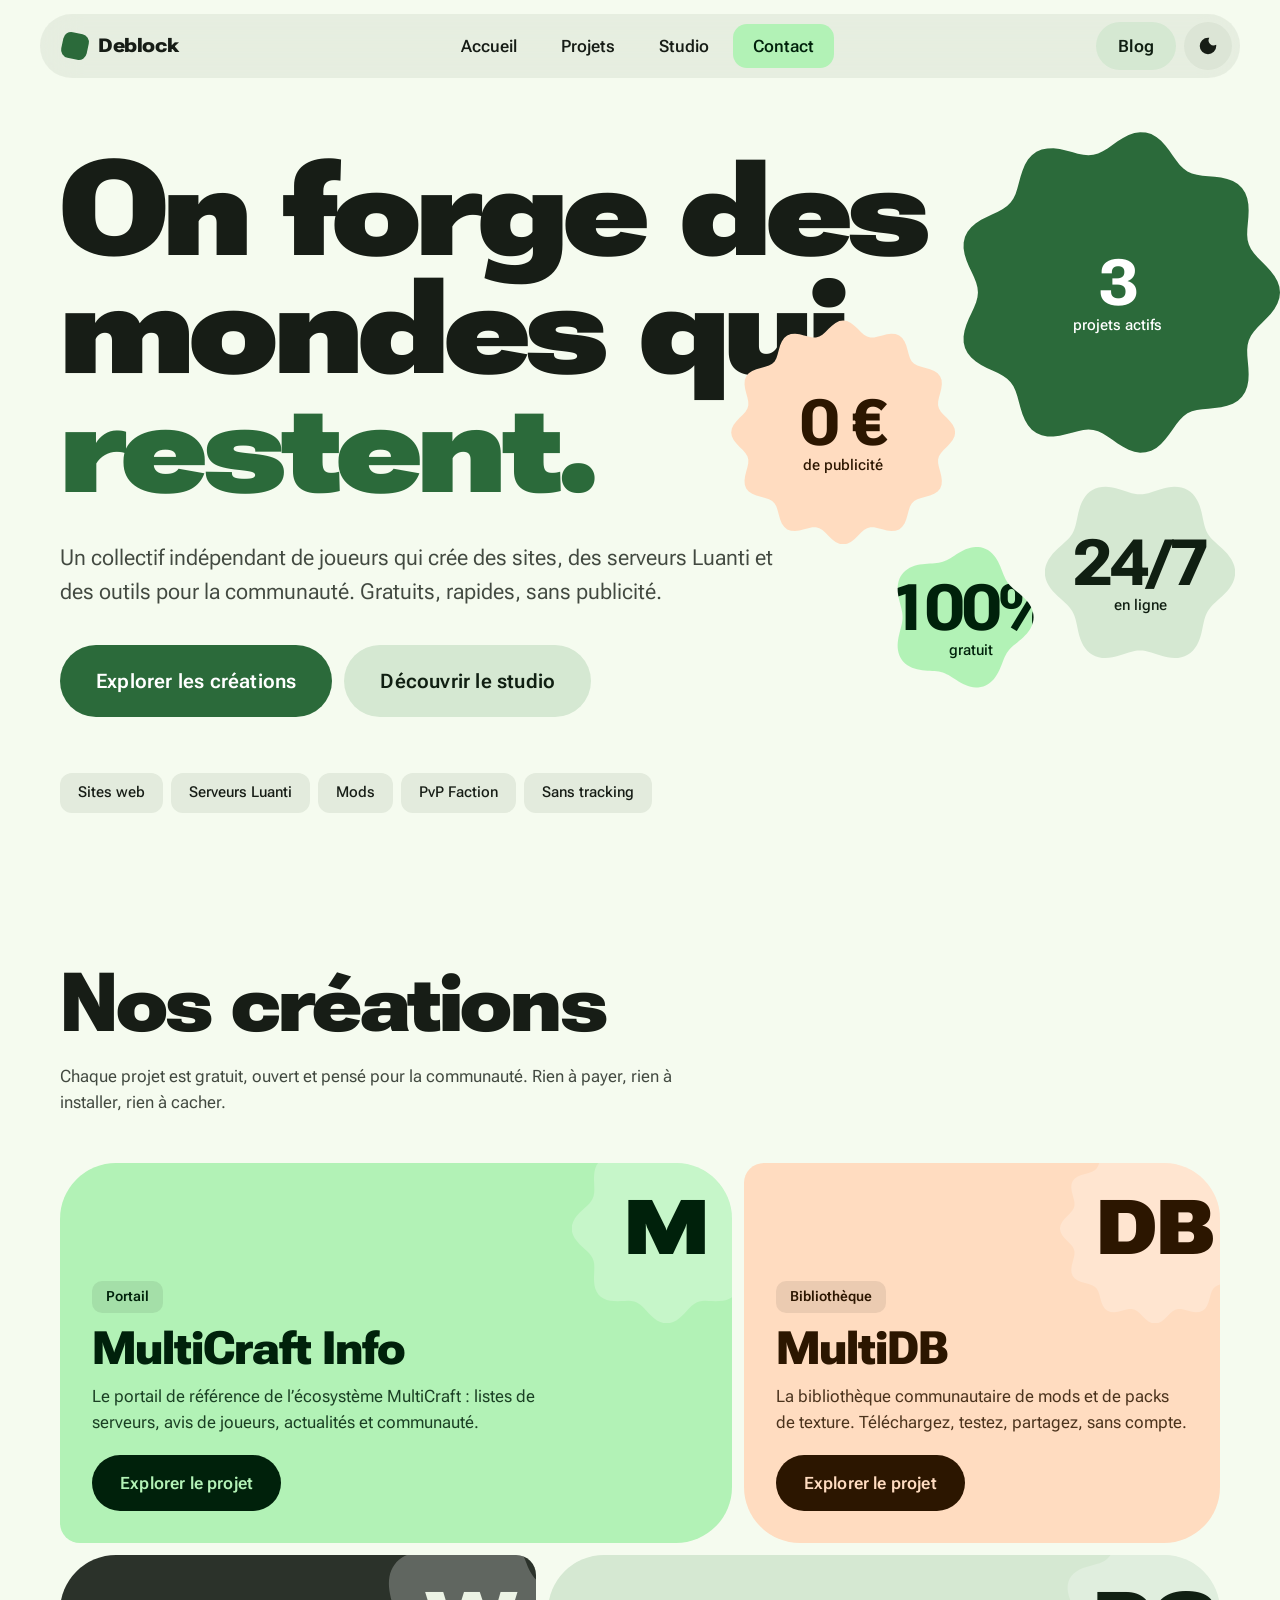
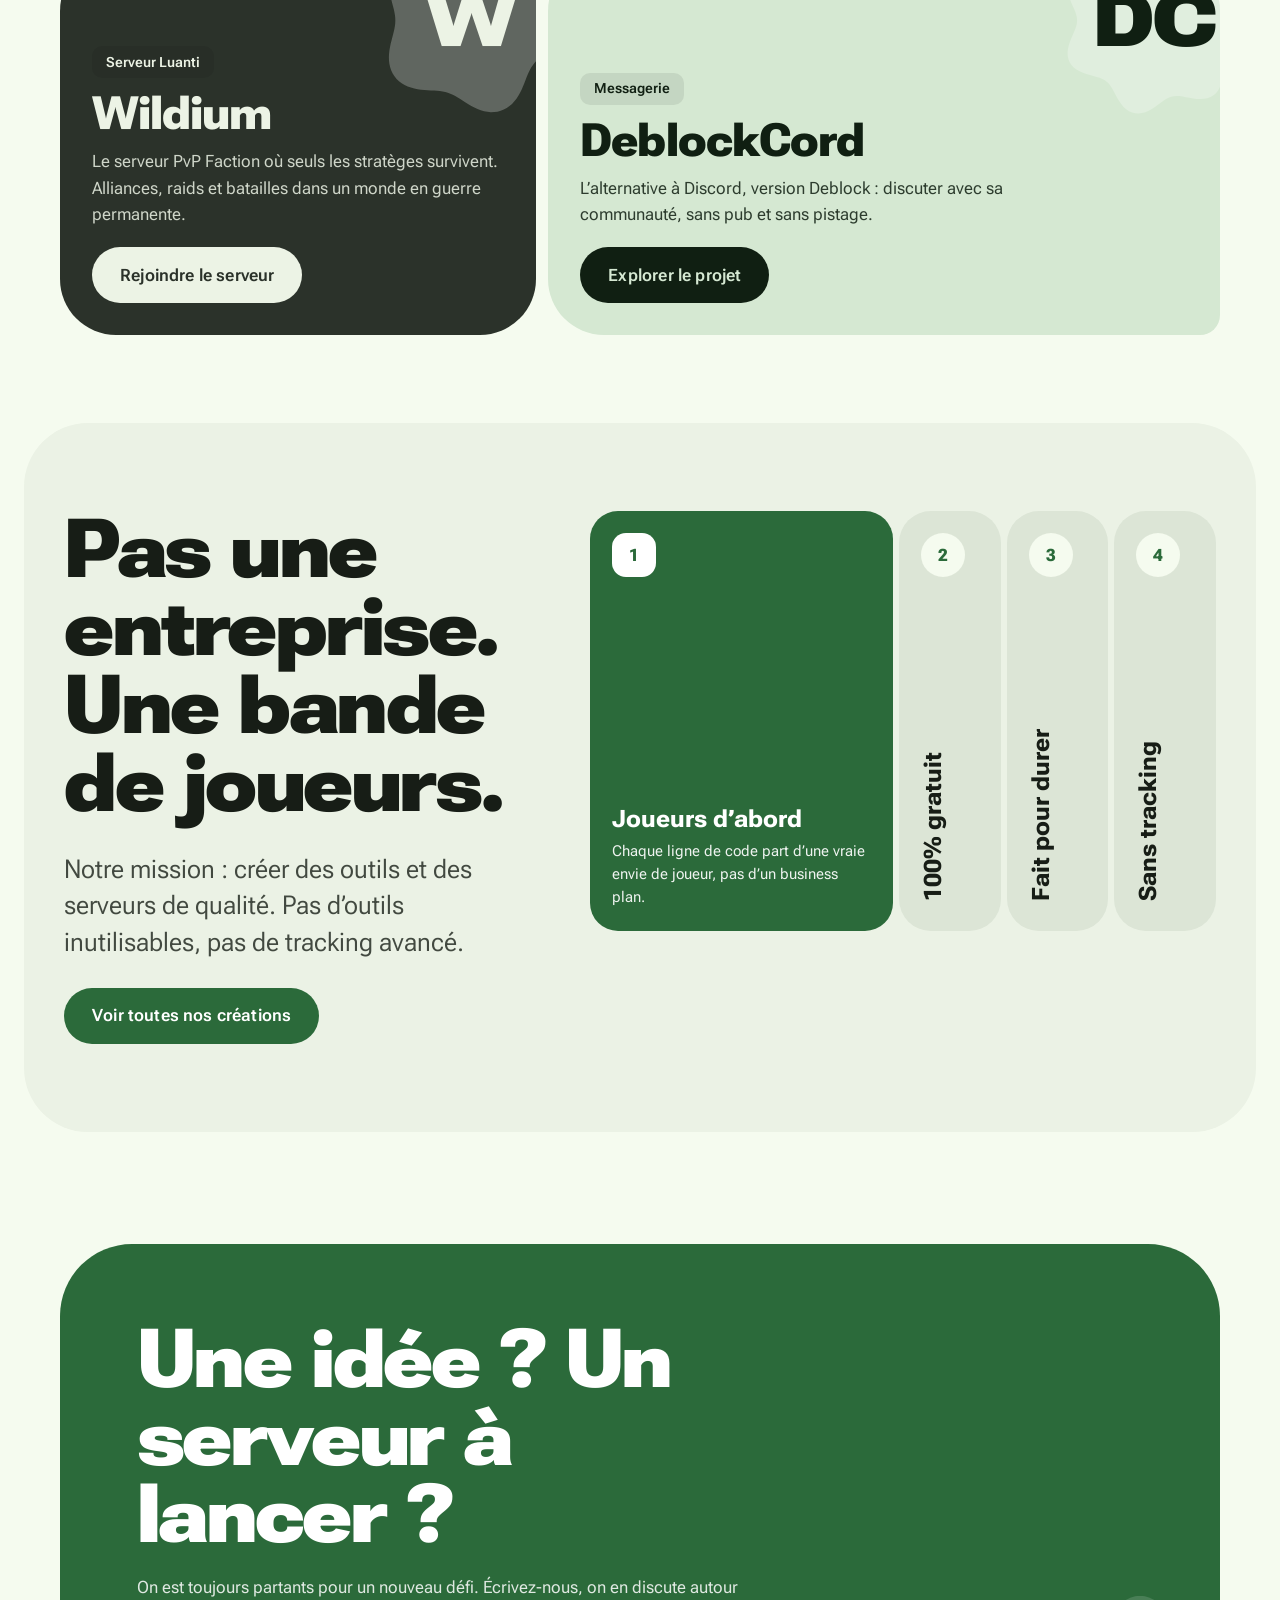
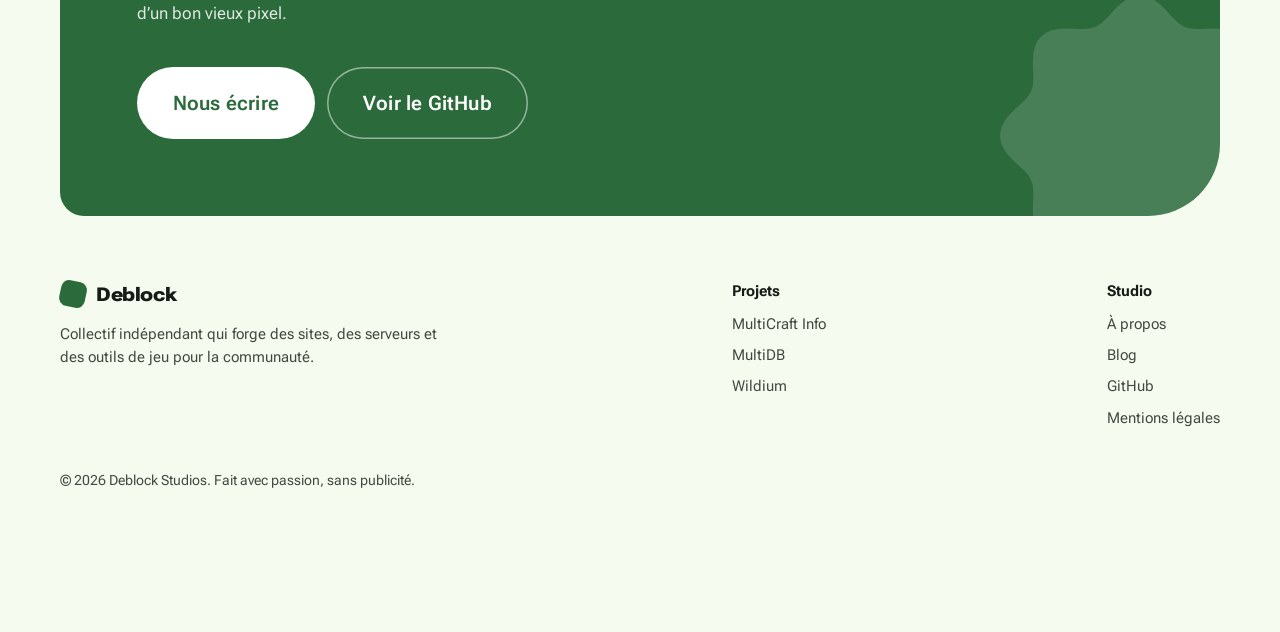
<file: .temporaire/Deblock Studios — prototype Material 3 Expressive.html>
<!DOCTYPE html>
<html lang="fr">
<head>
<meta charset="utf-8">
<meta name="viewport" content="width=device-width, initial-scale=1, viewport-fit=cover">
<title>Deblock Studios — On forge des mondes</title>
<link rel="icon" href="data:image/svg+xml,<svg xmlns=%22http://www.w3.org/2000/svg%22 viewBox=%220 0 100 100%22><text y=%22.9em%22 font-size=%2290%22>🧱</text></svg>">
<link rel="preconnect" href="https://fonts.googleapis.com">
<link rel="preconnect" href="https://fonts.gstatic.com" crossorigin>
<link href="https://fonts.googleapis.com/css2?family=Roboto+Flex:opsz,wdth,wght@8..144,25..151,100..1000&display=swap" rel="stylesheet">
<style>
:root{
  --bg:#F5FBEF;--on-bg:#171D16;--var:#424940;--outline:#72796F;
  --p:#2B6A3A;--on-p:#fff;--pc:#B2F2B6;--on-pc:#00210B;
  --sc:#D5E8D2;--on-sc:#101F12;
  --tc:#FFDCC0;--on-tc:#2C1600;--t:#8A4F10;
  --s1:#EBF2E5;--s2:#E3EBDD;--s3:#DCE5D6;
  --inv:#2B322A;--on-inv:#ECF3E5;
  --spring:cubic-bezier(.34,1.56,.64,1);--ease:cubic-bezier(.2,0,0,1);
  box-sizing:border-box;padding-top:env(safe-area-inset-top,0px);padding-bottom:env(safe-area-inset-bottom,0px);
}
@media (prefers-color-scheme:dark){:root:not([data-theme="light"]){
  --bg:#10150F;--on-bg:#E0E6D9;--var:#C1C9BE;--outline:#8B9389;
  --p:#97D59B;--on-p:#00391A;--pc:#0E5128;--on-pc:#B2F2B6;
  --sc:#3A4B3A;--on-sc:#D5E8D2;
  --tc:#6A3A00;--on-tc:#FFDCC0;--t:#FFB77A;
  --s1:#181E17;--s2:#1D241C;--s3:#262E25;
  --inv:#E0E6D9;--on-inv:#2B322A;}}
:root[data-theme="dark"]{
  --bg:#10150F;--on-bg:#E0E6D9;--var:#C1C9BE;--outline:#8B9389;
  --p:#97D59B;--on-p:#00391A;--pc:#0E5128;--on-pc:#B2F2B6;
  --sc:#3A4B3A;--on-sc:#D5E8D2;
  --tc:#6A3A00;--on-tc:#FFDCC0;--t:#FFB77A;
  --s1:#181E17;--s2:#1D241C;--s3:#262E25;
  --inv:#E0E6D9;--on-inv:#2B322A;}
*{box-sizing:border-box;margin:0}
html{scroll-behavior:smooth;scroll-padding-top:96px;height:auto}
body{background:var(--bg);color:var(--on-bg);font-family:"Roboto Flex",system-ui,sans-serif;font-size:17px;line-height:1.55;overflow-x:hidden;-webkit-font-smoothing:antialiased}
a{color:inherit;text-decoration:none}
:focus-visible{outline:3px solid var(--p);outline-offset:3px}
.wrap{max-width:1240px;margin:0 auto;padding:0 clamp(16px,4vw,40px)}

/* state layer + ripple */
.sl{position:relative;overflow:hidden;isolation:isolate}
.sl::before{content:"";position:absolute;inset:0;background:currentColor;opacity:0;transition:opacity .2s;z-index:-1}
.sl:hover::before{opacity:.08}.sl:active::before{opacity:.12}
.rp{position:absolute;border-radius:50%;background:currentColor;opacity:.2;transform:scale(0);animation:rp .6s var(--ease) forwards;pointer-events:none;z-index:-1}
@keyframes rp{to{transform:scale(1);opacity:0}}

/* buttons: shape morph pill -> squircle on press */
.btn{display:inline-flex;align-items:center;gap:10px;height:56px;padding:0 28px;border:0;border-radius:28px;font:600 17px/1 "Roboto Flex";letter-spacing:.01em;cursor:pointer;transition:border-radius .35s var(--spring),transform .35s var(--spring)}
.btn:hover{border-radius:16px}.btn:active{border-radius:12px;transform:scale(.96)}
.btn.fill{background:var(--p);color:var(--on-p)}
.btn.tonal{background:var(--sc);color:var(--on-sc)}
.btn.ghost{box-shadow:inset 0 0 0 1.5px var(--outline);color:var(--p)}
.btn.xl{height:72px;padding:0 36px;font-size:20px;border-radius:36px}
.btn svg,.ib svg{width:22px;height:22px;fill:currentColor}
.ib{width:48px;height:48px;border:0;border-radius:50%;background:var(--s3);color:var(--on-bg);display:grid;place-items:center;cursor:pointer;transition:border-radius .35s var(--spring)}
.ib:hover{border-radius:14px}

/* floating nav */
header{position:fixed;z-index:20;top:calc(env(safe-area-inset-top,0px) + 14px);left:0;right:0;pointer-events:none}
.bar{pointer-events:auto;margin:0 auto;max-width:1240px;width:calc(100% - clamp(32px,8vw,80px));display:flex;align-items:center;justify-content:space-between;gap:12px;padding:8px 8px 8px 22px;border-radius:32px;background:color-mix(in srgb,var(--s2) 82%,transparent);backdrop-filter:blur(18px)}
.logo{font-weight:900;font-stretch:130%;font-size:19px;letter-spacing:-.02em;display:flex;align-items:center;gap:10px}
.logo i{width:26px;height:26px;background:var(--p);border-radius:8px;transform:rotate(12deg);transition:border-radius .5s var(--spring),transform .5s var(--spring)}
.logo:hover i{border-radius:50%;transform:rotate(180deg)}
nav{display:flex;gap:4px}
nav a{height:44px;padding:0 20px;display:grid;place-items:center;border-radius:22px;font-weight:550;transition:background .25s,border-radius .35s var(--spring)}
nav a:hover{background:var(--s3)}
nav a.on{background:var(--pc);color:var(--on-pc);border-radius:14px}
.right{display:flex;gap:8px;align-items:center}
@media (max-width:760px){
  nav{position:fixed;pointer-events:auto;left:50%;bottom:calc(env(safe-area-inset-bottom,0px) + 14px);transform:translateX(-50%);background:var(--inv);color:var(--on-inv);padding:8px;border-radius:32px;gap:2px;box-shadow:0 10px 30px #0004}
  nav a{padding:0 16px;font-size:15px}nav a:hover{background:#ffffff18}
  nav a.on{background:var(--p);color:var(--on-p)}
  .bar .hide-m{display:none}
}

/* hero */
.hero{padding:150px 0 64px;position:relative}
.hero h1{font-size:clamp(52px,10.5vw,168px);line-height:.88;letter-spacing:-.035em;font-stretch:120%;font-weight:850;max-width:12ch;animation:flex 1.6s var(--ease) both}
@keyframes flex{from{font-weight:200;font-stretch:30%;letter-spacing:.02em;opacity:0}to{font-weight:850;font-stretch:120%;letter-spacing:-.035em;opacity:1}}
.hero h1 em{font-style:normal;color:var(--p)}
.lead{max-width:34em;margin:36px 0;font-size:clamp(18px,2vw,22px);color:var(--var)}
.cta{display:flex;flex-wrap:wrap;gap:12px}
.cluster{position:absolute;right:0;top:130px;width:min(46vw,560px);aspect-ratio:1;pointer-events:none}
.shape{position:absolute;display:grid;place-items:center;text-align:center;font-weight:800;font-stretch:115%;animation:spin 40s linear infinite;pointer-events:auto}
.shape span{display:block;animation:spin 40s linear infinite reverse;line-height:1}
.shape b{display:block;font-size:clamp(28px,5vw,64px);letter-spacing:-.03em}
.shape small{font-size:clamp(11px,1.3vw,15px);font-weight:500;font-stretch:100%}
@keyframes spin{to{transform:rotate(360deg)}}
.s1{width:58%;aspect-ratio:1;right:0;top:0;background:var(--p);color:var(--on-p)}
.s2{width:40%;aspect-ratio:1;left:2%;top:34%;background:var(--tc);color:var(--on-tc);animation-direction:reverse}
.s2 span{animation-direction:normal}
.s3{width:34%;aspect-ratio:1;right:8%;bottom:4%;background:var(--sc);color:var(--on-sc)}
.s4{width:26%;aspect-ratio:1;left:30%;bottom:0;background:var(--pc);color:var(--on-pc);animation-duration:25s}
.s4 span{animation-duration:25s}
@media (max-width:980px){.cluster{position:relative;width:100%;max-width:520px;top:0;margin:48px auto 0}.hero h1{max-width:none}.hero{padding-top:120px}}

.chips{display:flex;flex-wrap:wrap;gap:8px;margin-top:56px}
.chip{height:40px;padding:0 18px;border-radius:12px;background:var(--s2);display:flex;align-items:center;font-size:15px;font-weight:500;transition:border-radius .3s var(--spring)}
.chip:hover{border-radius:20px;background:var(--s3)}

/* sections */
section{padding:88px 0}
h2{font-size:clamp(38px,6.4vw,92px);line-height:.95;font-stretch:115%;font-weight:800;letter-spacing:-.03em;max-width:14ch}
.sub{color:var(--var);max-width:36em;margin-top:20px}

/* bento */
.bento{display:grid;grid-template-columns:repeat(12,1fr);gap:12px;margin-top:48px}
.card{position:relative;grid-column:span 6;min-height:380px;padding:32px;display:flex;flex-direction:column;justify-content:flex-end;gap:12px;overflow:hidden;border-radius:56px 56px 56px 20px;transition:border-radius .6s var(--spring)}
.card:hover{border-radius:20px 56px 56px 56px}
.card.a{grid-column:span 7;background:var(--pc);color:var(--on-pc)}
.card.b{grid-column:span 5;background:var(--tc);color:var(--on-tc);border-radius:20px 56px 56px 56px}
.card.b:hover{border-radius:56px 20px 56px 56px}
.card.c{grid-column:span 5;background:var(--inv);color:var(--on-inv);border-radius:56px 20px 56px 56px}
.card.c:hover{border-radius:56px 56px 20px 56px}
.card.d{grid-column:span 7;background:var(--sc);color:var(--on-sc);border-radius:56px 56px 20px 56px}
.card.d:hover{border-radius:20px 56px 56px 20px}
.card h3{font-size:clamp(30px,3.6vw,48px);line-height:1;font-stretch:110%;font-weight:800;letter-spacing:-.02em}
.card p{max-width:30em;opacity:.85}
.card .btn{align-self:flex-start;margin-top:8px;background:currentColor}
.card .btn b{color:var(--cb);font-weight:600}
.card .glyph{position:absolute;right:-30px;top:-30px;width:190px;aspect-ratio:1;display:grid;place-items:center;font-size:76px;font-weight:900;font-stretch:130%;background:#ffffff40;transition:transform .8s var(--spring)}
.card:hover .glyph{transform:rotate(60deg) scale(1.12)}
.card .glyph span{animation:none;transition:transform .8s var(--spring)}.card:hover .glyph span{transform:rotate(-60deg)}
.a{--cb:var(--pc)}.b{--cb:var(--tc)}.c{--cb:var(--inv)}.d{--cb:var(--sc)}
.tag{align-self:flex-start;height:32px;padding:0 14px;border-radius:10px;background:#00000014;font-size:14px;font-weight:600;display:flex;align-items:center}
@media (max-width:860px){.card,.card.a,.card.b,.card.c,.card.d{grid-column:span 12;min-height:320px}}

/* values: expressive connected button group */
.studio{background:var(--s1);border-radius:64px;margin:0 clamp(8px,2vw,24px)}
.studio .grid{display:grid;grid-template-columns:1fr 1.3fr;gap:56px;align-items:start}
.manifest{font-size:clamp(20px,2.2vw,26px);line-height:1.4;color:var(--var);margin:28px 0}
.group{display:flex;gap:6px;height:420px}
.val{flex:1;min-width:84px;border:0;text-align:left;font:inherit;padding:22px;cursor:pointer;display:flex;flex-direction:column;justify-content:space-between;overflow:hidden;transition:flex .6s var(--spring),border-radius .6s var(--spring),background .3s;border-radius:32px;background:var(--s3);color:var(--on-bg)}
.val .n{width:44px;height:44px;flex:none;border-radius:50%;background:var(--bg);display:grid;place-items:center;font-weight:800;color:var(--p)}
.val h4{font-size:24px;font-weight:750;font-stretch:110%;line-height:1.05;white-space:nowrap}
.val p{font-size:15px;max-height:0;opacity:0;transition:opacity .3s,max-height .5s;max-width:22em;margin-top:8px}
.val.on{flex:4.5;background:var(--p);color:var(--on-p);border-radius:28px}
.val.on .n{background:var(--on-p);color:var(--p);border-radius:14px}
.val.on p{opacity:.92;max-height:120px;transition-delay:.15s}
.val:not(.on) h4{writing-mode:vertical-rl;transform:rotate(180deg);align-self:flex-start}
@media (max-width:900px){.studio .grid{grid-template-columns:1fr;gap:32px}.group{flex-direction:column;height:auto}.val{min-height:84px;flex:none;transition:min-height .5s var(--spring),background .3s,border-radius .5s var(--spring)}.val.on{min-height:210px}.val:not(.on) h4{writing-mode:horizontal-tb;transform:none}}

/* contact */
.contact{margin:24px auto 0;padding:clamp(32px,6vw,80px);border-radius:72px 72px 72px 24px;background:var(--p);color:var(--on-p);position:relative;overflow:hidden}
.contact h2{max-width:11ch}
.contact .btn.fill{background:var(--on-p);color:var(--p)}
.contact .btn.ghost{color:var(--on-p);box-shadow:inset 0 0 0 1.5px #ffffff80}
.contact .cta{margin-top:40px}
.contact .shape{width:280px;aspect-ratio:1;right:-60px;bottom:-60px;background:#ffffff24;animation-duration:60s;pointer-events:none}
footer{padding:64px 0 140px;color:var(--var);font-size:15px}
footer .f{display:flex;flex-wrap:wrap;gap:24px 56px;justify-content:space-between}
footer a:hover{color:var(--p);text-decoration:underline}
footer ul{list-style:none;padding:0;display:grid;gap:8px;margin-top:10px}
footer h5{font-size:15px;font-weight:700;color:var(--on-bg)}
.legal{margin-top:40px;font-size:14px}
@media (prefers-reduced-motion:reduce){*{animation:none!important;transition:none!important}}
</style>
</head>
<body>

<header>
  <div class="bar">
    <a class="logo" href="#top"><i></i>Deblock</a>
    <nav aria-label="Navigation principale">
      <a class="sl on" href="#top">Accueil</a>
      <a class="sl" href="#projects">Projets</a>
      <a class="sl" href="#about">Studio</a>
      <a class="sl" href="#contact">Contact</a>
    </nav>
    <div class="right">
      <a class="btn tonal sl hide-m" style="height:48px;padding:0 22px" href="https://blog-deblock-studios.vercel.app">Blog</a>
      <button class="ib" id="theme" aria-label="Changer de thème"><svg viewBox="0 0 24 24"><path d="M12 3a9 9 0 1 0 9 9c0-.5 0-1-.1-1.4A5.5 5.5 0 0 1 13.400 3.100 9 9 0 0 0 12 3z"/></svg></button>
    </div>
  </div>
</header>

<main id="top">
<div class="hero"><div class="wrap">
  <h1>On forge des mondes qui <em>restent.</em></h1>
  <p class="lead">Un collectif indépendant de joueurs qui crée des sites, des serveurs Luanti et des outils pour la communauté. Gratuits, rapides, sans publicité.</p>
  <div class="cta">
    <a class="btn fill xl sl" href="#projects">Explorer les créations</a>
    <a class="btn tonal xl sl" href="#about">Découvrir le studio</a>
  </div>
  <div class="cluster" aria-label="Chiffres clés">
    <div class="shape s1" data-n="9" data-a=".07"><span><b>3</b><small>projets actifs</small></span></div>
    <div class="shape s2" data-n="12" data-a=".06"><span><b>0 €</b><small>de publicité</small></span></div>
    <div class="shape s3" data-n="6" data-a=".09"><span><b>24/7</b><small>en ligne</small></span></div>
    <div class="shape s4" data-n="5" data-a=".1"><span><b>100%</b><small>gratuit</small></span></div>
  </div>
  <div class="chips">
    <span class="chip">Sites web</span><span class="chip">Serveurs Luanti</span><span class="chip">Mods</span><span class="chip">PvP Faction</span><span class="chip">Sans tracking</span>
  </div>
</div></div>

<section id="projects"><div class="wrap">
  <h2>Nos créations</h2>
  <p class="sub">Chaque projet est gratuit, ouvert et pensé pour la communauté. Rien à payer, rien à installer, rien à cacher.</p>
  <div class="bento">
    <article class="card a"><div class="glyph shape" data-n="8" data-a=".08" style="animation:none"><span>M</span></div>
      <span class="tag">Portail</span><h3>MultiCraft Info</h3>
      <p>Le portail de référence de l’écosystème MultiCraft : listes de serveurs, avis de joueurs, actualités et communauté.</p>
      <a class="btn sl" href="https://multicraft-info.netlify.app"><b>Explorer le projet</b></a></article>
    <article class="card b"><div class="glyph shape" data-n="12" data-a=".06" style="animation:none"><span>DB</span></div>
      <span class="tag">Bibliothèque</span><h3>MultiDB</h3>
      <p>La bibliothèque communautaire de mods et de packs de texture. Téléchargez, testez, partagez, sans compte.</p>
      <a class="btn sl" href="https://multidb.vercel.app"><b>Explorer le projet</b></a></article>
    <article class="card c"><div class="glyph shape" data-n="5" data-a=".1" style="animation:none"><span>W</span></div>
      <span class="tag">Serveur Luanti</span><h3>Wildium</h3>
      <p>Le serveur PvP Faction où seuls les stratèges survivent. Alliances, raids et batailles dans un monde en guerre permanente.</p>
      <a class="btn sl" href="https://deblock-studios.vercel.app/wildium.html"><b>Rejoindre le serveur</b></a></article>
    <article class="card d"><div class="glyph shape" data-n="7" data-a=".09" style="animation:none"><span>DC</span></div>
      <span class="tag">Messagerie</span><h3>DeblockCord</h3>
      <p>L’alternative à Discord, version Deblock : discuter avec sa communauté, sans pub et sans pistage.</p>
      <a class="btn sl" href="https://deblockcord.netlify.app/"><b>Explorer le projet</b></a></article>
  </div>
</div></section>

<section id="about" class="studio"><div class="wrap"><div class="grid">
  <div>
    <h2>Pas une entreprise. Une bande de joueurs.</h2>
    <p class="manifest">Notre mission : créer des outils et des serveurs de qualité. Pas d’outils inutilisables, pas de tracking avancé.</p>
    <a class="btn fill sl" href="#projects">Voir toutes nos créations</a>
  </div>
  <div class="group" role="tablist">
    <button class="val on sl" role="tab"><span class="n">1</span><div><h4>Joueurs d’abord</h4><p>Chaque ligne de code part d’une vraie envie de joueur, pas d’un business plan.</p></div></button>
    <button class="val sl" role="tab"><span class="n">2</span><div><h4>100% gratuit</h4><p>Pas de publicité, pas de données revendues, pas d’abonnement caché.</p></div></button>
    <button class="val sl" role="tab"><span class="n">3</span><div><h4>Fait pour durer</h4><p>Des bases propres, une communauté active, des projets qui évoluent.</p></div></button>
    <button class="val sl" role="tab"><span class="n">4</span><div><h4>Sans tracking</h4><p>Des sites et des serveurs clairs, sans collecte avancée de données.</p></div></button>
  </div>
</div></div></section>

<section id="contact" style="padding-bottom:0"><div class="wrap">
  <div class="contact">
    <div class="shape" data-n="8" data-a=".08"></div>
    <h2>Une idée ? Un serveur à lancer ?</h2>
    <p class="sub" style="color:inherit;opacity:.85">On est toujours partants pour un nouveau défi. Écrivez-nous, on en discute autour d’un bon vieux pixel.</p>
    <div class="cta">
      <a class="btn fill xl sl" href="mailto:deblock-studios@proton.me">Nous écrire</a>
      <a class="btn ghost xl sl" href="https://github.com/Deblock-Studios">Voir le GitHub</a>
    </div>
  </div>
</div></section>
</main>

<footer><div class="wrap">
  <div class="f">
    <div style="max-width:26em"><a class="logo" href="#top" style="color:var(--on-bg)"><i></i>Deblock</a><p style="margin-top:14px">Collectif indépendant qui forge des sites, des serveurs et des outils de jeu pour la communauté.</p></div>
    <div><h5>Projets</h5><ul><li><a href="https://multicraft-info.netlify.app">MultiCraft Info</a></li><li><a href="https://multidb.vercel.app">MultiDB</a></li><li><a href="https://deblock-studios.vercel.app/wildium.html">Wildium</a></li></ul></div>
    <div><h5>Studio</h5><ul><li><a href="#about">À propos</a></li><li><a href="https://blog-deblock-studios.vercel.app">Blog</a></li><li><a href="https://github.com/Deblock-Studios">GitHub</a></li><li><a href="https://deblock-studios.vercel.app/legal.html">Mentions légales</a></li></ul></div>
  </div>
  <p class="legal">© 2026 Deblock Studios. Fait avec passion, sans publicité.</p>
</div></footer>

<script>
// Cookie / scallop shapes (M3 Expressive shape library)
document.querySelectorAll('.shape[data-n]').forEach(el=>{
  const n=+el.dataset.n,a=+el.dataset.a,p=[];
  for(let i=0;i<180;i++){const t=i/180*Math.PI*2,r=.5*(1-a)+.5*a*Math.cos(n*t)+.0;
    p.push((50+Math.cos(t)*(r*2*50/ (1)) *1).toFixed(2)+'% '+(50+Math.sin(t)*(r*2*50)).toFixed(2)+'%');}
  el.style.clipPath='polygon('+p.join(',')+')';
});
// Expressive value group
const vals=[...document.querySelectorAll('.val')];
vals.forEach(v=>v.addEventListener('click',()=>{vals.forEach(x=>x.classList.toggle('on',x===v));}));
// Ripple
document.addEventListener('pointerdown',e=>{
  const t=e.target.closest('.sl');if(!t)return;
  const r=t.getBoundingClientRect(),s=Math.max(r.width,r.height)*2,d=document.createElement('span');
  d.className='rp';d.style.cssText=`width:${s}px;height:${s}px;left:${e.clientX-r.left-s/2}px;top:${e.clientY-r.top-s/2}px`;
  t.appendChild(d);setTimeout(()=>d.remove(),650);
});
// Active nav
const links=[...document.querySelectorAll('nav a')];
const io=new IntersectionObserver(es=>es.forEach(e=>{if(e.isIntersecting){links.forEach(l=>l.classList.toggle('on',l.getAttribute('href')==='#'+e.target.id));}}),{rootMargin:'-45% 0px -50% 0px'});
['top','projects','about','contact'].forEach(id=>io.observe(document.getElementById(id)));
// Theme
document.getElementById('theme').onclick=()=>{
  const r=document.documentElement,dark=r.dataset.theme?r.dataset.theme==='dark':matchMedia('(prefers-color-scheme:dark)').matches;
  r.dataset.theme=dark?'light':'dark';
};
</script>
</body>
</html>
</file>
<file: css/main.css>
/* ═══════════════════════════════════════════════════════════
   DEBLOCK STUDIOS — v2 (rebuilt from scratch)
   Design system: pixel forge — orange voxel, blocky edges
   Fonts: Press Start 2P (display) / Space Grotesk (body)
   ═══════════════════════════════════════════════════════════ */

*, *::before, *::after { box-sizing: border-box; margin: 0; padding: 0; }

:root {
  --bg:        #0b0703;
  --bg-2:      #150d05;
  --surface:   rgba(255, 148, 43, 0.045);
  --surface-2: rgba(255, 148, 43, 0.085);
  --border:    rgba(255, 148, 43, 0.13);
  --border-2:  rgba(255, 148, 43, 0.24);

  --accent:    #ff7a1a;
  --accent-2:  #ffb054;
  --amber:     #ffc75e;
  --text:      #f6efe3;
  --muted:     #b09a83;

  --grad:      linear-gradient(120deg, #ff5e1a 0%, #ff9426 55%, #ffc75e 120%);
  --grad-soft: linear-gradient(120deg, rgba(255,126,26,.16), rgba(255,199,94,.10));

  /* chunky Minecraft-style bevel */
  --bevel-dark:  rgba(20, 8, 0, 0.38);
  --bevel-light: rgba(255, 255, 255, 0.28);

  --font-display: 'Press Start 2P', system-ui, sans-serif;
  --font-body:    'Space Grotesk', system-ui, sans-serif;

  --radius:   10px;
  --radius-sm: 8px;
  --nav-h:    72px;
  --shadow:   0 24px 60px -20px rgba(0, 0, 0, .65);
}

/* Wildium theme override — embers redder, still in the forge family */
body[data-theme="wildium"] {
  --accent:   #ff5a1f;
  --accent-2: #ffb054;
  --amber:    #ffd166;
  --grad:     linear-gradient(120deg, #ff3d1f 0%, #ff8a1f 55%, #ffd166 120%);
  --grad-soft: linear-gradient(120deg, rgba(255,61,31,.2), rgba(255,209,102,.12));
}

html { scroll-behavior: smooth; }

body {
  background: var(--bg);
  color: var(--text);
  font-family: var(--font-body);
  font-size: 16px;
  line-height: 1.65;
  overflow-x: hidden;
  -webkit-font-smoothing: antialiased;
  text-rendering: optimizeLegibility;
  /* Press Start 2P has a single weight: never fake-bold it */
  font-synthesis: none;
}

/* Atmosphere: warm ember glows */
body::before {
  content: "";
  position: fixed;
  inset: 0;
  z-index: -2;
  background:
    radial-gradient(1000px 700px at 85% -10%, rgba(255, 122, 26, 0.10), transparent 60%),
    radial-gradient(900px 600px at -10% 110%, rgba(255, 199, 94, 0.07), transparent 60%),
    var(--bg);
}

::selection { background: rgba(255, 122, 26, .4); color: #fff; }

::-webkit-scrollbar { width: 9px; }
::-webkit-scrollbar-track { background: var(--bg); }
::-webkit-scrollbar-thumb {
  background: linear-gradient(var(--accent), rgba(255, 199, 94, .5));
  border-radius: 8px;
  border: 2px solid var(--bg);
}

a { color: inherit; text-decoration: none; }
img { max-width: 100%; display: block; }
ul { list-style: none; }
button { font: inherit; color: inherit; background: none; border: none; cursor: pointer; }

/* ── Atmosphere layers ─────────────────────────────── */
.noise {
  position: fixed;
  inset: 0;
  z-index: 60;
  pointer-events: none;
  opacity: .032;
  background-image: url("data:image/svg+xml,%3Csvg xmlns='http://www.w3.org/2000/svg' width='160' height='160'%3E%3Cfilter id='n'%3E%3CfeTurbulence type='fractalNoise' baseFrequency='0.9' numOctaves='2'/%3E%3C/filter%3E%3Crect width='100%25' height='100%25' filter='url(%23n)'/%3E%3C/svg%3E");
}

/* ── Typography helpers ─────────────────────────────── */
.grad {
  background: var(--grad);
  -webkit-background-clip: text;
  background-clip: text;
  -webkit-text-fill-color: transparent;
  color: transparent;
}

.eyebrow {
  display: inline-flex;
  align-items: center;
  gap: 12px;
  font-family: var(--font-display);
  font-size: .66rem;
  font-weight: 400;
  letter-spacing: .06em;
  text-transform: uppercase;
  color: var(--accent-2);
}

.eyebrow::before {
  content: "";
  width: 30px;
  height: 5px;
  background: var(--grad);
  box-shadow: inset -2px -2px 0 var(--bevel-dark), inset 2px 2px 0 var(--bevel-light);
}

/* ── Buttons ────────────────────────────────────────── */
.btn {
  position: relative;
  display: inline-flex;
  align-items: center;
  justify-content: center;
  gap: 10px;
  padding: 15px 30px;
  border-radius: 8px;
  font-family: var(--font-display);
  font-size: .72rem;
  font-weight: 400;
  letter-spacing: .04em;
  text-transform: uppercase;
  transition: transform .25s cubic-bezier(.2,.8,.2,1), box-shadow .25s, border-color .25s, background .25s;
  will-change: transform;
}

.btn svg { transition: transform .25s; }

.btn-primary {
  background: var(--grad);
  color: #1c0d02;
  box-shadow:
    inset -4px -4px 0 var(--bevel-dark),
    inset 4px 4px 0 var(--bevel-light),
    0 10px 34px -8px rgba(255, 122, 26, .55);
}
.btn-primary:hover {
  transform: translateY(-3px) scale(1.02);
  box-shadow:
    inset -4px -4px 0 var(--bevel-dark),
    inset 4px 4px 0 var(--bevel-light),
    0 18px 44px -8px rgba(255, 140, 26, .72);
}
.btn-primary:hover svg { transform: translateX(3px); }

.btn-ghost {
  background: var(--surface);
  border: 1px solid var(--border-2);
  color: var(--text);
  backdrop-filter: blur(8px);
  box-shadow: inset -3px -3px 0 rgba(0, 0, 0, .35), inset 3px 3px 0 rgba(255, 255, 255, .08);
}
.btn-ghost:hover {
  transform: translateY(-3px);
  border-color: rgba(255, 148, 43, .75);
  background: var(--surface-2);
  box-shadow:
    inset -3px -3px 0 rgba(0, 0, 0, .35),
    inset 3px 3px 0 rgba(255, 255, 255, .08),
    0 14px 34px -14px rgba(255, 122, 26, .38);
}

/* ── Navbar ─────────────────────────────────────────── */
.nav {
  position: fixed;
  top: 0; left: 0; right: 0;
  z-index: 100;
  height: var(--nav-h);
  display: flex;
  align-items: center;
  justify-content: space-between;
  padding: 0 clamp(18px, 4vw, 56px);
  border-bottom: 1px solid transparent;
  transition: background .35s, border-color .35s, backdrop-filter .35s;
}

.nav.scrolled {
  background: rgba(11, 7, 3, .78);
  backdrop-filter: blur(16px);
  border-bottom-color: var(--border);
}

.nav-logo {
  display: flex;
  align-items: center;
  color: #fff;
}

.brand-logo {
  width: 42px;
  height: 42px;
  object-fit: contain;
}

.footer-brand .brand-logo {
  width: 50px;
  height: 50px;
}

.nav-links {
  display: flex;
  align-items: center;
  gap: 34px;
}

.nav-links a:not(.btn) {
  position: relative;
  font-size: .9rem;
  font-weight: 500;
  color: var(--muted);
  transition: color .25s;
}
.nav-links a:not(.btn)::after {
  content: "";
  position: absolute;
  left: 0; bottom: -7px;
  width: 100%; height: 3px;
  background: var(--grad);
  box-shadow: inset -2px -2px 0 var(--bevel-dark), inset 2px 2px 0 var(--bevel-light);
  transform: scaleX(0);
  transform-origin: left;
  transition: transform .3s cubic-bezier(.2,.8,.2,1);
}
.nav-links a:not(.btn):hover { color: var(--text); }
.nav-links a:not(.btn):hover::after { transform: scaleX(1); }

.nav-cta {
  padding: 10px 20px;
  border-radius: 6px;
  background: var(--grad);
  color: #1c0d02 !important;
  font-family: var(--font-display);
  font-size: .62rem !important;
  font-weight: 400 !important;
  letter-spacing: .04em;
  text-transform: uppercase;
  box-shadow: inset -3px -3px 0 var(--bevel-dark), inset 3px 3px 0 var(--bevel-light);
  transition: transform .25s, box-shadow .25s;
}
.nav-cta::after { display: none !important; }
.nav-cta:hover {
  transform: translateY(-2px);
  box-shadow:
    inset -3px -3px 0 var(--bevel-dark),
    inset 3px 3px 0 var(--bevel-light),
    0 10px 28px -8px rgba(255, 122, 26, .65);
}

.lang-switcher {
  display: flex;
  align-items: center;
  gap: 4px;
  padding: 5px 6px;
  border: 1px solid var(--border);
  border-radius: 8px;
  background: var(--surface);
}

.lang-btn {
  padding: 4px 10px;
  border-radius: 5px;
  font-family: var(--font-display);
  font-size: .68rem;
  font-weight: 400;
  letter-spacing: .04em;
  color: var(--muted);
  transition: color .2s, background .2s;
}
.lang-btn.active {
  color: #1c0d02;
  background: var(--grad);
  box-shadow: inset -2px -2px 0 var(--bevel-dark), inset 2px 2px 0 var(--bevel-light);
}

.nav-burger {
  display: none;
  flex-direction: column;
  justify-content: center;
  gap: 5px;
  width: 42px; height: 42px;
  padding: 10px;
  border-radius: 6px;
  border: 1px solid var(--border);
  background: var(--surface);
}
.nav-burger span {
  display: block;
  height: 2px;
  width: 100%;
  background: var(--text);
  border-radius: 1px;
  transition: transform .3s, opacity .3s;
}

/* ── Drawer (mobile nav) ────────────────────────────── */
.drawer {
  position: fixed;
  inset: 0;
  z-index: 90;
  display: flex;
  flex-direction: column;
  justify-content: center;
  align-items: center;
  gap: 8px;
  background: rgba(11, 7, 3, .94);
  backdrop-filter: blur(24px);
  opacity: 0;
  visibility: hidden;
  transition: opacity .35s, visibility .35s;
}
.drawer.open { opacity: 1; visibility: visible; }

.drawer a:not(.btn) {
  font-family: var(--font-display);
  font-size: 1.1rem;
  font-weight: 400;
  padding: 12px;
  color: var(--text);
  opacity: 0;
  transform: translateY(18px);
  transition: opacity .4s, transform .4s, color .25s;
}
.drawer a:hover { color: var(--accent-2); }
.drawer.open a { opacity: 1; transform: none; }
.drawer.open a:nth-child(1) { transition-delay: .05s; }
.drawer.open a:nth-child(2) { transition-delay: .1s; }
.drawer.open a:nth-child(3) { transition-delay: .15s; }
.drawer.open a:nth-child(4) { transition-delay: .2s; }
.drawer.open a:nth-child(5) { transition-delay: .25s; }
.drawer .lang-switcher { margin-top: 22px; opacity: 0; transition: opacity .4s .3s; }
.drawer.open .lang-switcher { opacity: 1; }

/* ── Hero ───────────────────────────────────────────── */
.hero {
  position: relative;
  min-height: 100svh;
  display: flex;
  flex-direction: column;
  justify-content: center;
  align-items: center;
  text-align: center;
  padding: calc(var(--nav-h) + 40px) 20px 90px;
  overflow: hidden;
}

/* Ember glow rising from behind the hero */
.hero::before {
  content: "";
  position: absolute;
  left: 50%;
  bottom: -220px;
  width: 1200px;
  height: 520px;
  transform: translateX(-50%);
  pointer-events: none;
  background: radial-gradient(50% 60% at 50% 100%, rgba(255, 94, 26, .16), transparent 70%);
}

.hero-inner {
  position: relative;
  z-index: 2;
  max-width: 1000px;
}

.hero-inner .eyebrow { justify-content: center; animation: fadeUp .8s .1s both; }
.hero-inner .eyebrow::after {
  content: "";
  width: 30px; height: 5px;
  background: var(--grad);
  box-shadow: inset -2px -2px 0 var(--bevel-dark), inset 2px 2px 0 var(--bevel-light);
}

.hero-title {
  margin: 26px 0 24px;
  font-family: var(--font-display);
  font-weight: 400;
  font-size: clamp(1.5rem, 4.8vw, 3.1rem);
  line-height: 1.5;
  text-transform: uppercase;
}
.hero-title span { display: inline-block; animation: fadeUp 1s cubic-bezier(.2,.8,.2,1) both; }
.hero-title .l1 { animation-delay: .18s; text-shadow: 4px 4px 0 rgba(255, 94, 26, .28); }
.hero-title .l2 { animation-delay: .28s; filter: drop-shadow(0 10px 26px rgba(255, 122, 26, .35)); }
.hero-title .l3 { animation-delay: .38s; text-shadow: 4px 4px 0 rgba(255, 94, 26, .28); }

.hero-sub {
  max-width: 620px;
  margin: 0 auto;
  color: var(--muted);
  font-size: clamp(1rem, 1.6vw, 1.15rem);
  animation: fadeUp 1s .45s both;
}

.hero-actions {
  display: flex;
  flex-wrap: wrap;
  justify-content: center;
  gap: 16px;
  margin-top: 38px;
  animation: fadeUp 1s .6s both;
}

.scroll-hint {
  position: absolute;
  bottom: 30px;
  left: 50%;
  transform: translateX(-50%);
  z-index: 2;
  display: flex;
  flex-direction: column;
  align-items: center;
  gap: 10px;
  color: var(--muted);
  font-size: .6rem;
  letter-spacing: .08em;
  text-transform: uppercase;
  animation: fadeUp 1s .8s both;
}
.scroll-hint .mouse {
  width: 22px; height: 36px;
  border: 1.5px solid var(--border-2);
  border-radius: 4px;
  position: relative;
}
.scroll-hint .mouse::after {
  content: "";
  position: absolute;
  top: 6px; left: 50%;
  width: 3px; height: 7px;
  margin-left: -1.5px;
  border-radius: 1px;
  background: var(--accent);
  animation: scrollDot 1.8s ease-in-out infinite;
}

@keyframes fadeUp {
  from { opacity: 0; transform: translateY(26px); }
  to   { opacity: 1; transform: none; }
}
@keyframes scrollDot {
  0%   { opacity: 0; transform: translateY(0); }
  40%  { opacity: 1; }
  100% { opacity: 0; transform: translateY(12px); }
}

/* ── Marquee ────────────────────────────────────────── */
.marquee {
  position: relative;
  z-index: 2;
  padding: 22px 0;
  border-top: 1px solid var(--border);
  border-bottom: 1px solid var(--border);
  background: rgba(255, 148, 43, .025);
  overflow: hidden;
}

.marquee-track {
  display: flex;
  width: max-content;
  animation: marquee 32s linear infinite;
  will-change: transform;
}

.marquee-track > span {
  display: flex;
  flex: 0 0 auto;
  align-items: center;
  gap: 34px;
  padding-right: 34px;
  white-space: nowrap;
}
.marquee-track .mi {
  font-family: var(--font-display);
  font-size: .68rem;
  font-weight: 400;
  letter-spacing: .06em;
  text-transform: uppercase;
  color: transparent;
  -webkit-text-stroke: 1px rgba(246, 239, 227, .5);
}
/* separators become little voxel cubes */
.marquee-track em {
  font-style: normal;
  display: inline-block;
  width: 12px; height: 12px;
  color: transparent;
  background: var(--grad);
  box-shadow:
    inset -3px -3px 0 var(--bevel-dark),
    inset 3px 3px 0 var(--bevel-light),
    3px 3px 0 rgba(255, 94, 26, .3);
}

@keyframes marquee {
  to { transform: translate3d(-50%, 0, 0); }
}

/* ── Sections ───────────────────────────────────────── */
.section {
  position: relative;
  z-index: 2;
  padding: clamp(80px, 11vw, 130px) clamp(20px, 5vw, 72px);
  max-width: 1240px;
  margin: 0 auto;
}

.section-head { margin-bottom: clamp(40px, 6vw, 64px); }
.section-head h2 {
  margin-top: 18px;
  font-family: var(--font-display);
  font-size: clamp(1.15rem, 3.2vw, 1.95rem);
  font-weight: 400;
  line-height: 1.5;
  text-transform: uppercase;
}

/* pixel bar under section titles */
.section-head h2::after,
.about-text h2::after {
  content: "";
  display: block;
  width: 64px;
  height: 8px;
  margin-top: 18px;
  background: var(--grad);
  box-shadow: inset -3px -3px 0 var(--bevel-dark), inset 3px 3px 0 var(--bevel-light);
}

.section-head p {
  margin-top: 14px;
  max-width: 520px;
  color: var(--muted);
}

/* ── Stats band ─────────────────────────────────────── */
.stats {
  display: grid;
  grid-template-columns: repeat(4, 1fr);
  gap: 1px;
  border: 1px solid var(--border);
  border-radius: var(--radius);
  background: var(--border);
  overflow: hidden;
  box-shadow: var(--shadow);
}

.stat {
  background: rgba(21, 13, 5, .85);
  backdrop-filter: blur(10px);
  padding: 34px 20px;
  text-align: center;
  transition: background .3s;
}
.stat:hover { background: rgba(32, 20, 8, .92); }

.stat b {
  display: block;
  font-family: var(--font-display);
  font-size: clamp(1.1rem, 2.6vw, 1.75rem);
  font-weight: 400;
  background: var(--grad);
  -webkit-background-clip: text;
  background-clip: text;
  -webkit-text-fill-color: transparent;
  filter: drop-shadow(3px 3px 0 rgba(255, 94, 26, .3));
}
.stat span {
  display: block;
  margin-top: 8px;
  font-size: .85rem;
  letter-spacing: .1em;
  text-transform: uppercase;
  color: var(--muted);
}

/* ── Project cards ──────────────────────────────────── */
.projects-grid {
  display: grid;
  grid-template-columns: repeat(3, 1fr);
  gap: 26px;
}

.project-card {
  position: relative;
  display: flex;
  flex-direction: column;
  background: linear-gradient(165deg, var(--surface-2), rgba(255,148,43,.015));
  border: 1px solid var(--border);
  border-radius: var(--radius);
  overflow: hidden;
  transform-style: preserve-3d;
  transition: border-color .35s, box-shadow .35s, transform .2s ease-out;
  will-change: transform;
}
.project-card:hover {
  border-color: rgba(255, 148, 43, .5);
  box-shadow: 0 30px 70px -22px rgba(255, 122, 26, .32), var(--shadow);
}

/* Crafting-frame corner brackets */
.project-card::before,
.project-card::after {
  content: "";
  position: absolute;
  z-index: 2;
  width: 20px;
  height: 20px;
  pointer-events: none;
  opacity: 0;
  transition: opacity .35s;
}
.project-card::before {
  top: 12px; left: 12px;
  border-top: 3px solid var(--accent);
  border-left: 3px solid var(--accent);
}
.project-card::after {
  bottom: 12px; right: 12px;
  border-bottom: 3px solid var(--accent);
  border-right: 3px solid var(--accent);
}
.project-card:hover::before,
.project-card:hover::after { opacity: 1; }

.project-media {
  position: relative;
  aspect-ratio: 16 / 10;
  overflow: hidden;
}
.project-media img {
  width: 100%; height: 100%;
  object-fit: cover;
  transform: scale(1.01);
  transition: transform .7s cubic-bezier(.2,.8,.2,1), filter .5s;
  filter: saturate(.9);
}
.project-card:hover .project-media img { transform: scale(1.08); filter: saturate(1.15); }

.project-media::after {
  content: "";
  position: absolute;
  inset: 0;
  background: linear-gradient(180deg, transparent 55%, rgba(11,7,3,.8));
}

.project-body {
  display: flex;
  flex-direction: column;
  flex: 1;
  padding: 24px 24px 26px;
}

.project-body h3 {
  font-family: var(--font-display);
  font-size: .85rem;
  font-weight: 400;
  line-height: 1.6;
  text-transform: uppercase;
}

.project-body > p {
  margin-top: 12px;
  font-size: .93rem;
  color: var(--muted);
  flex: 1;
}

.project-link {
  display: inline-flex;
  align-items: center;
  gap: 8px;
  margin-top: 22px;
  font-family: var(--font-display);
  font-size: .62rem;
  font-weight: 400;
  letter-spacing: .06em;
  text-transform: uppercase;
  color: var(--accent-2);
  transition: color .25s;
}
.project-link svg { transition: transform .25s; }
.project-link:hover { color: var(--text); }
.project-link:hover svg { transform: translateX(5px); }

/* ── About / studio ─────────────────────────────────── */
.about-grid {
  display: grid;
  grid-template-columns: 1.05fr 1fr;
  gap: clamp(40px, 6vw, 84px);
  align-items: center;
}

.about-text h2 {
  margin-top: 18px;
  font-family: var(--font-display);
  font-size: clamp(1.1rem, 3.2vw, 1.85rem);
  font-weight: 400;
  line-height: 1.5;
  text-transform: uppercase;
}
.about-text p { margin-top: 20px; color: var(--muted); }
.about-text .btn { margin-top: 34px; }

.feature-grid {
  display: grid;
  grid-template-columns: repeat(2, 1fr);
  gap: 18px;
}

.feature {
  position: relative;
  padding: 26px 24px;
  border-radius: var(--radius-sm);
  background: linear-gradient(160deg, var(--surface-2), rgba(255,148,43,.01));
  border: 1px solid var(--border);
  overflow: hidden;
  transition: transform .3s, border-color .3s;
}
.feature:hover {
  transform: translateY(-5px);
  border-color: rgba(255, 148, 43, .45);
}
.feature::before {
  content: "";
  position: absolute;
  top: 0; left: 0; right: 0;
  height: 3px;
  background: var(--grad);
  opacity: 0;
  transition: opacity .3s;
}
.feature:hover::before { opacity: 1; }

.feature .icon {
  display: inline-flex;
  align-items: center;
  justify-content: center;
  width: 44px; height: 44px;
  border-radius: 6px;
  font-size: 1.25rem;
  background: var(--grad-soft);
  border: 1px solid var(--border);
  box-shadow: inset -3px -3px 0 rgba(20, 8, 0, .25), inset 3px 3px 0 rgba(255, 255, 255, .1);
}
.feature h4 {
  margin-top: 16px;
  font-family: var(--font-display);
  font-size: .72rem;
  font-weight: 400;
  line-height: 1.6;
  text-transform: uppercase;
}
.feature p {
  margin-top: 8px;
  font-size: .87rem;
  color: var(--muted);
}

/* ── CTA band ───────────────────────────────────────── */
.cta-band {
  position: relative;
  z-index: 2;
  max-width: 1240px;
  margin: 0 auto;
  padding: 0 clamp(20px, 5vw, 72px) clamp(80px, 11vw, 130px);
}

.cta-card {
  position: relative;
  text-align: center;
  padding: clamp(54px, 8vw, 90px) clamp(24px, 6vw, 80px);
  border-radius: 14px;
  background:
    radial-gradient(600px 300px at 50% 0%, var(--grad-soft), transparent 70%),
    linear-gradient(165deg, rgba(255,148,43,.07), rgba(255,148,43,.01));
  border: 1px solid var(--border-2);
  overflow: hidden;
}
.cta-card::before {
  content: "";
  position: absolute;
  top: -1px; left: 12%; right: 12%;
  height: 3px;
  background: linear-gradient(90deg, transparent, var(--accent), transparent);
}
.cta-card h2 {
  margin: 20px auto 0;
  max-width: 640px;
  font-family: var(--font-display);
  font-size: clamp(1.05rem, 3vw, 1.75rem);
  font-weight: 400;
  line-height: 1.5;
  text-transform: uppercase;
}
.cta-card p {
  margin: 18px auto 0;
  max-width: 520px;
  color: var(--muted);
}
.cta-card .hero-actions { margin-top: 36px; }

/* ── Footer ─────────────────────────────────────────── */
.footer {
  position: relative;
  z-index: 2;
  border-top: 1px solid var(--border);
  background: rgba(8, 5, 2, .62);
  padding: 70px clamp(20px, 5vw, 72px) 34px;
}

.footer-grid {
  display: grid;
  grid-template-columns: 1.4fr 1fr 1fr;
  gap: 48px;
  max-width: 1240px;
  margin: 0 auto;
}

.footer-brand .nav-logo { font-size: 1.1rem; }
.footer-brand p {
  margin-top: 16px;
  max-width: 300px;
  font-size: .92rem;
  color: var(--muted);
}
.footer-brand .socials {
  display: flex;
  gap: 12px;
  margin-top: 24px;
}
.socials a {
  display: inline-flex;
  align-items: center;
  justify-content: center;
  width: 42px; height: 42px;
  border-radius: 8px;
  border: 1px solid var(--border);
  background: var(--surface);
  color: var(--muted);
  box-shadow: inset -2px -2px 0 rgba(0, 0, 0, .25), inset 2px 2px 0 rgba(255, 255, 255, .06);
  transition: color .25s, border-color .25s, transform .25s;
}
.socials a:hover { color: var(--accent-2); border-color: rgba(255,148,43,.55); transform: translateY(-3px); }

.footer-col h5 {
  font-family: var(--font-display);
  font-size: .66rem;
  font-weight: 400;
  letter-spacing: .06em;
  text-transform: uppercase;
  color: var(--accent-2);
  margin-bottom: 20px;
}
.footer-col li { margin-bottom: 12px; }
.footer-col a {
  position: relative;
  color: var(--muted);
  font-size: .92rem;
  transition: color .25s, padding-left .25s;
}
.footer-col a:hover { color: var(--text); padding-left: 6px; }

.footer-bottom {
  max-width: 1240px;
  margin: 56px auto 0;
  padding-top: 26px;
  border-top: 1px solid var(--border);
  display: flex;
  flex-wrap: wrap;
  justify-content: space-between;
  gap: 12px;
  font-size: .82rem;
  color: var(--muted);
}
.footer-bottom span:last-child { color: rgba(255, 148, 43, .8); }

/* ── Reveal on scroll ───────────────────────────────── */
.reveal {
  opacity: 0;
  transform: translateY(34px);
  transition: opacity .8s cubic-bezier(.2,.8,.2,1), transform .8s cubic-bezier(.2,.8,.2,1);
  will-change: opacity, transform;
}
.reveal.in { opacity: 1; transform: none; }

/* Tilt cards: keep hover transforms snappy instead of inheriting the slow reveal transition */
.reveal[data-tilt] {
  transition: opacity .8s cubic-bezier(.2,.8,.2,1), transform .2s ease-out;
}

/* ═══════════════════════════════════════════════════════
   WILDIUM page
   ═══════════════════════════════════════════════════════ */

/* Wildium about */
.wildium-about-layout {
  display: block;
}

.wildium-about-layout .section-head {
  margin-bottom: 0;
}

/* Wildium stats */
.wildium-stats {
  display: grid;
  grid-template-columns: repeat(4, 1fr);
  gap: 18px;
}
.wildium-stat {
  padding: 30px 20px;
  text-align: center;
  border-radius: var(--radius);
  background: linear-gradient(160deg, var(--surface-2), rgba(255,148,43,.01));
  border: 1px solid var(--border);
  transform-style: preserve-3d;
  transition: transform .2s ease-out, border-color .3s, box-shadow .3s;
  will-change: transform;
}
.wildium-stat:hover { transform: translateY(-5px); border-color: rgba(255, 90, 31, .5); }
.wildium-stat b {
  display: block;
  font-family: var(--font-display);
  font-size: clamp(1rem, 2.2vw, 1.5rem);
  font-weight: 400;
}
.wildium-stat span {
  display: block;
  margin-top: 8px;
  font-size: .8rem;
  letter-spacing: .1em;
  text-transform: uppercase;
  color: var(--muted);
}

/* Features grid */
.features-grid {
  display: grid;
  grid-template-columns: repeat(3, 1fr);
  gap: 22px;
}
.feature-card {
  position: relative;
  padding: 30px 28px;
  border-radius: var(--radius);
  background: linear-gradient(165deg, var(--surface-2), rgba(255,148,43,.01));
  border: 1px solid var(--border);
  overflow: hidden;
  transform-style: preserve-3d;
  transition: transform .2s ease-out, border-color .35s, box-shadow .35s;
  will-change: transform;
}
.feature-card::after {
  content: "";
  position: absolute;
  top: 0; left: 0; right: 0;
  height: 3px;
  background: var(--grad);
  opacity: 0;
  transition: opacity .3s;
}
.feature-card:hover { border-color: rgba(255, 90, 31, .45); box-shadow: 0 26px 60px -22px rgba(255, 90, 31, .38); }
.feature-card:hover::after { opacity: 1; }

.feature-card .icon {
  display: inline-flex;
  align-items: center;
  justify-content: center;
  width: 52px; height: 52px;
  font-size: 1.4rem;
  border-radius: 8px;
  background: var(--grad-soft);
  border: 1px solid var(--border);
  box-shadow: inset -3px -3px 0 rgba(20, 8, 0, .25), inset 3px 3px 0 rgba(255, 255, 255, .1);
}
.feature-card h3 {
  margin-top: 20px;
  font-family: var(--font-display);
  font-size: .78rem;
  font-weight: 400;
  line-height: 1.6;
  text-transform: uppercase;
}
.feature-card p {
  margin-top: 10px;
  font-size: .9rem;
  color: var(--muted);
}

/* Gameplay steps */
.gameplay-grid {
  display: grid;
  grid-template-columns: repeat(3, 1fr);
  gap: 22px;
  counter-reset: step;
}
.gameplay-step {
  position: relative;
  padding: 34px 28px 30px;
  border-radius: var(--radius);
  background: linear-gradient(165deg, var(--surface-2), rgba(255,148,43,.01));
  border: 1px solid var(--border);
  transform-style: preserve-3d;
  transition: transform .2s ease-out, border-color .35s;
  will-change: transform;
}
.gameplay-step:hover { border-color: rgba(255, 209, 102, .45); }
.gameplay-step .num {
  display: inline-flex;
  align-items: center;
  justify-content: center;
  width: 46px; height: 46px;
  border-radius: 8px;
  font-family: var(--font-display);
  font-size: .85rem;
  font-weight: 400;
  color: #1c0d02;
  background: var(--grad);
  box-shadow:
    inset -3px -3px 0 var(--bevel-dark),
    inset 3px 3px 0 var(--bevel-light),
    0 8px 24px -8px rgba(255, 90, 31, .6);
}
.gameplay-step h3 {
  margin-top: 20px;
  font-family: var(--font-display);
  font-size: .74rem;
  font-weight: 400;
  line-height: 1.6;
  text-transform: uppercase;
}
.gameplay-step p {
  margin-top: 10px;
  font-size: .9rem;
  color: var(--muted);
}

/* Join */
.join-card {
  position: relative;
  max-width: 720px;
  margin: 0 auto;
  text-align: center;
  padding: clamp(50px, 7vw, 76px) clamp(24px, 6vw, 70px);
  border-radius: 14px;
  background:
    radial-gradient(520px 260px at 50% 0%, var(--grad-soft), transparent 70%),
    linear-gradient(165deg, rgba(255,148,43,.07), rgba(255,148,43,.01));
  border: 1px solid var(--border-2);
  overflow: hidden;
  transform-style: preserve-3d;
  transition: transform .2s ease-out, border-color .35s, box-shadow .35s;
  will-change: transform;
}
.join-card:hover {
  border-color: rgba(255, 90, 31, .5);
  box-shadow: 0 30px 70px -25px rgba(255, 90, 31, .3);
}
.join-card::before {
  content: "";
  position: absolute;
  top: -1px; left: 15%; right: 15%;
  height: 3px;
  background: linear-gradient(90deg, transparent, var(--accent), transparent);
}
.join-card h2 {
  margin-top: 20px;
  font-family: var(--font-display);
  font-size: clamp(1.15rem, 3.4vw, 1.85rem);
  font-weight: 400;
  line-height: 1.5;
  text-transform: uppercase;
}
.join-card > p { margin-top: 16px; color: var(--muted); }

.join-ip {
  display: flex;
  flex-wrap: wrap;
  align-items: center;
  justify-content: center;
  gap: 14px;
  margin-top: 34px;
  padding: 14px;
  border-radius: 10px;
  background: rgba(11, 7, 3, .6);
  border: 1px solid var(--border);
}
.join-ip code {
  font-family: var(--font-body);
  font-size: clamp(1rem, 2.4vw, 1.35rem);
  font-weight: 700;
  color: var(--accent-2);
  letter-spacing: .04em;
}
.join-note { margin-top: 18px; font-size: .84rem; color: var(--muted); opacity: .8; }

/* ═══════════════════════════════════════════════════════
   LEGAL page
   ═══════════════════════════════════════════════════════ */
.legal {
  position: relative;
  z-index: 2;
  max-width: 820px;
  margin: 0 auto;
  padding: calc(var(--nav-h) + 70px) clamp(20px, 5vw, 56px) 100px;
}
.legal h1 {
  margin-top: 20px;
  font-family: var(--font-display);
  font-size: clamp(1.1rem, 3.4vw, 1.75rem);
  font-weight: 400;
  line-height: 1.5;
  text-transform: uppercase;
}
.legal .updated {
  margin-top: 12px;
  font-size: .82rem;
  letter-spacing: .1em;
  text-transform: uppercase;
  color: var(--muted);
}
.legal article {
  margin-top: 46px;
  padding: clamp(26px, 4vw, 44px);
  border-radius: var(--radius);
  background: linear-gradient(165deg, var(--surface-2), rgba(255,148,43,.01));
  border: 1px solid var(--border);
}
.legal h2 {
  margin: 34px 0 12px;
  font-family: var(--font-display);
  font-size: .78rem;
  font-weight: 400;
  text-transform: uppercase;
  color: var(--accent-2);
}
.legal h2:first-child { margin-top: 0; }
.legal p { color: var(--muted); font-size: .95rem; }
.legal a { color: var(--accent-2); text-decoration: underline; text-underline-offset: 3px; }
.legal a:hover { color: var(--text); }

/* ═══════════════════════════════════════════════════════
   Responsive
   ═══════════════════════════════════════════════════════ */
@media (max-width: 1020px) {
  .projects-grid, .features-grid, .gameplay-grid { grid-template-columns: repeat(2, 1fr); }
}

@media (max-width: 900px) {
  .nav-links { display: none; }
  .nav-burger { display: flex; }
  .about-grid { grid-template-columns: 1fr; }
  .footer-grid { grid-template-columns: 1fr 1fr; }
  .footer-brand { grid-column: 1 / -1; }
}

@media (max-width: 680px) {
  .stats { grid-template-columns: repeat(2, 1fr); }
  .projects-grid, .features-grid, .gameplay-grid { grid-template-columns: 1fr; }
  .wildium-stats { grid-template-columns: repeat(2, 1fr); }
  .feature-grid { grid-template-columns: 1fr; }
  .footer-grid { grid-template-columns: 1fr; }
  .footer-bottom { flex-direction: column; }
  .hero { padding-top: calc(var(--nav-h) + 24px); }
}

@media (prefers-reduced-motion: reduce) {
  *, *::before, *::after {
    animation-duration: .01ms !important;
    animation-iteration-count: 1 !important;
    transition-duration: .01ms !important;
  }
  html { scroll-behavior: auto; }
}

/* ═══════════════════════════════════════════════════════
   Theme switcher (structure shared by both themes)
   The Material skin lives in css/material.css
   ═══════════════════════════════════════════════════════ */
.theme-switcher {
  display: flex;
  align-items: center;
  gap: 4px;
  padding: 5px 6px;
  border: 1px solid var(--border);
  border-radius: 8px;
  background: var(--surface);
}

.theme-opt {
  padding: 5px 9px;
  border-radius: 5px;
  color: var(--muted);
  font-family: var(--font-body);
  font-size: .72rem;
  font-weight: 600;
  letter-spacing: .02em;
  white-space: nowrap;
  transition: color .2s, background .2s;
}
.theme-opt:hover { color: var(--text); }
.theme-opt[aria-pressed="true"] {
  color: #1c0d02;
  background: var(--grad);
  box-shadow: inset -2px -2px 0 var(--bevel-dark), inset 2px 2px 0 var(--bevel-light);
}

.mode-switch { display: flex; align-items: center; }
.mode-btn {
  display: none;
  align-items: center;
  justify-content: center;
  width: 38px;
  height: 38px;
  border: 1px solid var(--border);
  border-radius: 50%;
  background: var(--surface);
  color: var(--muted);
  transition: color .2s, border-color .2s;
}
.mode-btn:hover { color: var(--text); border-color: var(--border-2); }
.mode-btn svg { width: 18px; height: 18px; }
.mode-btn .ic-moon { fill: currentColor; stroke: none; }
.mode-btn .ic-sun { fill: none; stroke: currentColor; stroke-width: 1.8; stroke-linecap: round; }

.nav-controls {
  display: flex;
  align-items: center;
  gap: 10px;
  margin-top: 22px;
}

/* The switcher only works with JS: hide it instead of shipping dead buttons */
html:not([data-ui]) .theme-switcher,
html:not([data-ui]) .mode-switch { display: none; }

/* Material-only decorations, hidden in the classic theme */
.m-cluster,
.m-ornament { display: none; }

/* Compact navbar before the mobile drawer kicks in */
@media (max-width: 1150px) and (min-width: 901px) {
  .nav-links { gap: 22px; }
  .theme-opt { padding: 4px 7px; font-size: .66rem; }
}
</file>
<file: css/material.css>
/* ═══════════════════════════════════════════════════════════
   DEBLOCK STUDIOS — Material 3 Expressive theme layer
   Every rule is scoped to html[data-ui="material"], so the
   classic theme (main.css) is left exactly as it was.
   Light by default, dark via html[data-mode="dark"].
   ═══════════════════════════════════════════════════════════ */

/* ── Tokens ─────────────────────────────────────────── */
html[data-ui="material"] {
  color-scheme: light;

  --m-bg:      #F5FBEF;
  --m-on-bg:   #171D16;
  --m-var:     #424940;
  --m-outline: #72796F;

  --m-p:       #2B6A3A;
  --m-on-p:    #FFFFFF;
  --m-pc:      #B2F2B6;
  --m-on-pc:   #00210B;
  --m-sc:      #D5E8D2;
  --m-on-sc:   #101F12;
  --m-tc:      #FFDCC0;
  --m-on-tc:   #2C1600;
  --m-t:       #8A4F10;
  --m-s1:      #EBF2E5;
  --m-s2:      #E3EBDD;
  --m-s3:      #DCE5D6;
  --m-inv:     #2B322A;
  --m-on-inv:  #ECF3E5;

  --m-spring: cubic-bezier(.34, 1.56, .64, 1);
  --m-ease:   cubic-bezier(.2, 0, 0, 1);

  scroll-padding-top: 110px;
}

html[data-ui="material"][data-mode="dark"] {
  color-scheme: dark;

  --m-bg:      #10150F;
  --m-on-bg:   #E0E6D9;
  --m-var:     #C1C9BE;
  --m-outline: #8B9389;

  --m-p:       #97D59B;
  --m-on-p:    #00391A;
  --m-pc:      #0E5128;
  --m-on-pc:   #B2F2B6;
  --m-sc:      #3A4B3A;
  --m-on-sc:   #D5E8D2;
  --m-tc:      #6A3A00;
  --m-on-tc:   #FFDCC0;
  --m-t:       #FFB77A;
  --m-s1:      #181E17;
  --m-s2:      #1D241C;
  --m-s3:      #262E25;
  --m-inv:     #E0E6D9;
  --m-on-inv:  #2B322A;
}

/* ── Canvas ─────────────────────────────────────────── */
html[data-ui="material"] body {
  background: var(--m-bg);
  color: var(--m-on-bg);
  font-family: "Roboto Flex", system-ui, sans-serif;
  font-size: 17px;
  line-height: 1.55;
  font-synthesis: weight;
  transition: background .4s var(--m-ease), color .4s var(--m-ease);
}
html[data-ui="material"] body::before { background: none; }
html[data-ui="material"] .noise { display: none; }

html[data-ui="material"] ::selection { background: var(--m-pc); color: var(--m-on-pc); }

html[data-ui="material"] ::-webkit-scrollbar { width: 10px; }
html[data-ui="material"] ::-webkit-scrollbar-track { background: var(--m-bg); }
html[data-ui="material"] ::-webkit-scrollbar-thumb {
  background: var(--m-outline);
  border: 3px solid var(--m-bg);
  border-radius: 10px;
}

html[data-ui="material"] :focus-visible {
  outline: 3px solid var(--m-p);
  outline-offset: 3px;
}

/* ── Typography: expressive, wide and heavy ─────────── */
html[data-ui="material"] .hero-title,
html[data-ui="material"] .section-head h2,
html[data-ui="material"] .about-text h2,
html[data-ui="material"] .cta-card h2,
html[data-ui="material"] .join-card h2,
html[data-ui="material"] .legal h1,
html[data-ui="material"] .project-body h3,
html[data-ui="material"] .feature-card h3,
html[data-ui="material"] .gameplay-step h3,
html[data-ui="material"] .feature h4 {
  font-family: "Roboto Flex", system-ui, sans-serif;
  font-weight: 800;
  font-stretch: 112%;
  letter-spacing: -.025em;
  line-height: 1.04;
  text-transform: none;
  text-shadow: none;
  filter: none;
}

html[data-ui="material"] .grad {
  background: none;
  -webkit-text-fill-color: currentColor;
  color: var(--m-p);
}

/* Eyebrow → tonal chip */
html[data-ui="material"] .eyebrow {
  display: inline-flex;
  align-items: center;
  height: 34px;
  padding: 0 16px;
  border-radius: 12px;
  background: var(--m-sc);
  color: var(--m-on-sc);
  font-family: "Roboto Flex", system-ui, sans-serif;
  font-size: 14px;
  font-weight: 600;
  letter-spacing: .01em;
  text-transform: none;
}
html[data-ui="material"] .eyebrow::before,
html[data-ui="material"] .hero-inner .eyebrow::after { display: none; }
html[data-ui="material"] .hero-inner .eyebrow { justify-content: flex-start; }

/* ── Buttons: pill that morphs to a squircle ────────── */
html[data-ui="material"] .btn,
html[data-ui="material"] .btn-primary,
html[data-ui="material"] .btn-ghost {
  position: relative;
  overflow: hidden;
  isolation: isolate;
  display: inline-flex;
  align-items: center;
  justify-content: center;
  gap: 10px;
  height: 56px;
  padding: 0 28px;
  border: 0;
  border-radius: 28px;
  background: var(--m-sc);
  color: var(--m-on-sc);
  font-family: "Roboto Flex", system-ui, sans-serif;
  font-size: 17px;
  font-weight: 600;
  letter-spacing: .01em;
  text-transform: none;
  backdrop-filter: none;
  box-shadow: none;
  transition:
    border-radius .35s var(--m-spring),
    transform .35s var(--m-spring),
    background-color .25s var(--m-ease),
    color .25s var(--m-ease);
}
html[data-ui="material"] .btn:hover,
html[data-ui="material"] .btn-primary:hover,
html[data-ui="material"] .btn-ghost:hover {
  border: 0;
  border-radius: 16px;
  transform: none;
  box-shadow: none;
}
html[data-ui="material"] .btn:active { border-radius: 12px; transform: scale(.96); }
html[data-ui="material"] .btn svg { width: 20px; height: 20px; transition: transform .25s; }
html[data-ui="material"] .btn:hover svg { transform: translateX(3px); }

html[data-ui="material"] .btn-primary,
html[data-ui="material"] .btn-primary:hover {
  background: var(--m-p);
  color: var(--m-on-p);
}
html[data-ui="material"] .btn-primary:hover {
  background: color-mix(in srgb, var(--m-p) 88%, var(--m-on-p));
}
html[data-ui="material"] .btn-ghost,
html[data-ui="material"] .btn-ghost:hover {
  background: var(--m-sc);
  color: var(--m-on-sc);
  border: 0;
}
html[data-ui="material"] .btn-ghost:hover {
  background: color-mix(in srgb, var(--m-sc) 84%, var(--m-on-sc));
}

/* ── Floating navigation bar ────────────────────────── */
html[data-ui="material"] .nav {
  top: calc(env(safe-area-inset-top, 0px) + 14px);
  left: 0;
  right: 0;
  height: auto;
  width: calc(100% - clamp(32px, 8vw, 80px));
  max-width: 1240px;
  margin: 0 auto;
  padding: 8px 8px 8px 22px;
  border: 0;
  border-radius: 32px;
  background: color-mix(in srgb, var(--m-s2) 82%, transparent);
  backdrop-filter: blur(18px);
  -webkit-backdrop-filter: blur(18px);
  box-shadow: 0 6px 24px rgba(0, 0, 0, .05);
  transition: background .35s, border-radius .35s, box-shadow .35s;
}
html[data-ui="material"] .nav.scrolled {
  background: color-mix(in srgb, var(--m-s2) 94%, transparent);
  border: 0;
  box-shadow: 0 10px 32px rgba(0, 0, 0, .08);
}

html[data-ui="material"] .nav-logo { color: var(--m-on-bg); }

/* The logo is drawn in light grey for the dark classic theme:
   on the light Material canvas it sits on a dark tile instead. */
html[data-ui="material"][data-mode="light"] .brand-logo {
  padding: 4px;
  border-radius: 12px;
  background: #2B322A;
}

html[data-ui="material"] .nav-links { gap: 4px; }
html[data-ui="material"] .nav-links > li { display: flex; align-items: center; }

html[data-ui="material"] .nav-links a:not(.btn):not(.nav-cta) {
  position: relative;
  display: inline-flex;
  align-items: center;
  overflow: hidden;
  isolation: isolate;
  height: 44px;
  padding: 0 18px;
  border-radius: 22px;
  color: var(--m-on-bg);
  font-size: 16px;
  font-weight: 550;
  transition: background .25s var(--m-ease), border-radius .35s var(--m-spring);
}
html[data-ui="material"] .nav-links a:not(.btn):not(.nav-cta)::after { display: none; }
html[data-ui="material"] .nav-links a:not(.btn):not(.nav-cta):hover {
  background: var(--m-s3);
  color: var(--m-on-bg);
}

html[data-ui="material"] .nav-cta {
  display: inline-flex;
  align-items: center;
  height: 44px;
  padding: 0 20px;
  border-radius: 22px;
  background: var(--m-sc);
  color: var(--m-on-sc) !important;
  font-family: "Roboto Flex", system-ui, sans-serif;
  font-size: 15px !important;
  font-weight: 600 !important;
  letter-spacing: .01em;
  text-transform: none;
  box-shadow: none;
  transition: border-radius .35s var(--m-spring), background .25s;
}
html[data-ui="material"] .nav-cta:hover {
  transform: none;
  border-radius: 14px;
  background: color-mix(in srgb, var(--m-sc) 84%, var(--m-on-sc));
  box-shadow: none;
}

html[data-ui="material"] .lang-switcher {
  gap: 2px;
  padding: 4px;
  border: 0;
  border-radius: 22px;
  background: var(--m-s2);
}
html[data-ui="material"] .lang-btn {
  position: relative;
  overflow: hidden;
  isolation: isolate;
  padding: 8px 12px;
  border-radius: 18px;
  color: var(--m-var);
  font-family: "Roboto Flex", system-ui, sans-serif;
  font-size: 14px;
  font-weight: 600;
  letter-spacing: .01em;
  transition: background .25s, color .25s, border-radius .35s var(--m-spring);
}
html[data-ui="material"] .lang-btn:hover { color: var(--m-on-bg); }
html[data-ui="material"] .lang-btn.active {
  background: var(--m-p);
  color: var(--m-on-p);
  box-shadow: none;
}

html[data-ui="material"] .nav-burger {
  width: 48px;
  height: 48px;
  padding: 13px;
  border: 0;
  border-radius: 50%;
  background: var(--m-s3);
  transition: border-radius .35s var(--m-spring), background .25s;
}
html[data-ui="material"] .nav-burger:hover { border-radius: 14px; background: var(--m-s2); }
html[data-ui="material"] .nav-burger span { background: var(--m-on-bg); border-radius: 2px; }

/* Theme switcher skin (structure lives in main.css) */
html[data-ui="material"] .theme-switcher {
  gap: 2px;
  padding: 4px;
  border: 0;
  border-radius: 22px;
  background: var(--m-s2);
}
html[data-ui="material"] .theme-opt {
  position: relative;
  overflow: hidden;
  isolation: isolate;
  padding: 8px 14px;
  border-radius: 18px;
  color: var(--m-var);
  font-family: "Roboto Flex", system-ui, sans-serif;
  font-size: 14px;
  font-weight: 600;
  letter-spacing: .01em;
  transition: background .25s, color .25s, border-radius .35s var(--m-spring);
}
html[data-ui="material"] .theme-opt:hover { background: var(--m-s3); color: var(--m-on-bg); }
html[data-ui="material"] .theme-opt[aria-pressed="true"] {
  background: var(--m-p);
  color: var(--m-on-p);
  box-shadow: none;
}
html[data-ui="material"] .mode-btn {
  position: relative;
  overflow: hidden;
  isolation: isolate;
  display: inline-flex;
  width: 44px;
  height: 44px;
  border: 0;
  border-radius: 50%;
  background: var(--m-s3);
  color: var(--m-on-bg);
  transition: border-radius .35s var(--m-spring), background .25s;
}
html[data-ui="material"] .mode-btn:hover { border-radius: 14px; background: var(--m-s2); }
html[data-ui="material"] .mode-btn .ic-sun { display: none; }
html[data-ui="material"][data-mode="dark"] .mode-btn .ic-sun { display: block; }
html[data-ui="material"][data-mode="dark"] .mode-btn .ic-moon { display: none; }

/* ── Drawer ─────────────────────────────────────────── */
html[data-ui="material"] .drawer {
  background: color-mix(in srgb, var(--m-s1) 95%, transparent);
  backdrop-filter: blur(24px);
  -webkit-backdrop-filter: blur(24px);
}
html[data-ui="material"] .drawer a:not(.btn) {
  font-family: "Roboto Flex", system-ui, sans-serif;
  font-size: clamp(26px, 7vw, 38px);
  font-weight: 800;
  font-stretch: 112%;
  letter-spacing: -.02em;
  color: var(--m-on-bg);
  padding: 10px;
}
html[data-ui="material"] .drawer a:hover { color: var(--m-p); }

/* ── Hero ───────────────────────────────────────────── */
html[data-ui="material"] .hero {
  align-items: flex-start;
  justify-content: center;
  text-align: left;
  min-height: 100svh;
  padding: calc(var(--nav-h) + 80px) clamp(20px, 5vw, 72px) 90px;
}
html[data-ui="material"] .hero::before { display: none; }
html[data-ui="material"] .hero-inner {
  width: 100%;
  max-width: 1240px;
  margin: 0 auto;
  z-index: 2;
}

html[data-ui="material"] .hero-title {
  margin: 26px 0 30px;
  max-width: 14ch;
  font-size: clamp(52px, 7.6vw, 124px);
  font-stretch: 120%;
  letter-spacing: -.035em;
  line-height: .88;
}
html[data-ui="material"] .hero-title span {
  display: inline-block;
  animation-name: mRise;
  animation-duration: 1s;
  animation-timing-function: var(--m-ease);
}
html[data-ui="material"] .hero-title .l1,
html[data-ui="material"] .hero-title .l2,
html[data-ui="material"] .hero-title .l3 {
  text-shadow: none;
  filter: none;
}
html[data-ui="material"] .hero-title .l2 { color: var(--m-p); }

html[data-ui="material"] .hero-sub {
  max-width: 34em;
  margin: 0;
  color: var(--m-var);
  font-size: clamp(18px, 1.5vw, 22px);
  line-height: 1.5;
}

html[data-ui="material"] .hero-actions {
  justify-content: flex-start;
  gap: 12px;
  margin-top: 38px;
}
html[data-ui="material"] .hero-actions .btn {
  height: 64px;
  padding: 0 32px;
  border-radius: 32px;
  font-size: 18px;
}
html[data-ui="material"] .hero-actions .btn:hover { border-radius: 18px; }

html[data-ui="material"] .scroll-hint {
  color: var(--m-var);
  font-size: 12px;
  letter-spacing: .04em;
  text-transform: none;
}
html[data-ui="material"] .scroll-hint .mouse {
  border-color: var(--m-outline);
  border-radius: 12px;
}
html[data-ui="material"] .scroll-hint .mouse::after { background: var(--m-p); }

/* Expressive shape cluster (index hero) */
html[data-ui="material"] .m-cluster {
  display: block;
  position: absolute;
  z-index: 0;
  right: clamp(8px, 3vw, 40px);
  top: 150px;
  width: min(44vw, 560px);
  aspect-ratio: 1;
  pointer-events: none;
}

/* The scalloped silhouette is painted on its own background layer:
   the label above it is never clipped by the polygon, and only that
   layer spins, so the petals turn while the numbers stay upright. */
html[data-ui="material"] .m-shape {
  position: absolute;
  aspect-ratio: 1;
  display: grid;
  place-items: center;
  text-align: center;
  isolation: isolate;
}
html[data-ui="material"] .m-shape::before {
  content: "";
  position: absolute;
  inset: 0;
  z-index: -1;
  background: var(--m-shape-bg, transparent);
  -webkit-clip-path: var(--m-shape-clip, circle(50%));
  clip-path: var(--m-shape-clip, circle(50%));
  animation: mSpin var(--m-spin, 60s) linear infinite;
  animation-direction: var(--m-spin-dir, normal);
  will-change: transform;
}
html[data-ui="material"] .m-shape > span {
  display: block;
  padding: 0 14%;
  line-height: 1;
}
html[data-ui="material"] .m-shape b {
  display: block;
  font-family: "Roboto Flex", system-ui, sans-serif;
  font-size: clamp(24px, 3vw, 48px);
  font-weight: 800;
  font-stretch: 118%;
  letter-spacing: -.03em;
  line-height: 1;
}
html[data-ui="material"] .m-shape small {
  display: block;
  margin-top: 4px;
  font-size: clamp(10px, 1vw, 14px);
  font-weight: 500;
  font-stretch: 100%;
  line-height: 1.15;
  opacity: .85;
}
html[data-ui="material"] .m-shape.s-1 {
  width: 58%; right: 0; top: 0;
  --m-shape-bg: var(--m-p); color: var(--m-on-p);
  --m-spin: 64s;
}
html[data-ui="material"] .m-shape.s-2 {
  width: 38%; left: 0; top: 33%;
  --m-shape-bg: var(--m-tc); color: var(--m-on-tc);
  --m-spin: 48s; --m-spin-dir: reverse;
}
html[data-ui="material"] .m-shape.s-3 {
  width: 33%; right: 4%; bottom: 6%;
  --m-shape-bg: var(--m-sc); color: var(--m-on-sc);
  --m-spin: 56s; --m-spin-dir: reverse;
}
html[data-ui="material"] .m-shape.s-4 {
  width: 29%; left: 24%; bottom: 0;
  --m-shape-bg: var(--m-pc); color: var(--m-on-pc);
  --m-spin: 40s;
}
html[data-ui="material"] .m-shape.s-3 b,
html[data-ui="material"] .m-shape.s-4 b { font-size: clamp(18px, 2.1vw, 32px); }
html[data-ui="material"] .m-shape.s-3 small,
html[data-ui="material"] .m-shape.s-4 small { font-size: clamp(10px, .85vw, 12px); }

@keyframes mSpin { to { transform: rotate(360deg); } }
@keyframes mRise {
  from { opacity: 0; transform: translateY(26px); }
  to   { opacity: 1; transform: none; }
}

/* ── Marquee → static chip row ──────────────────────── */
html[data-ui="material"] .marquee {
  padding: 0;
  border: 0;
  background: none;
  overflow: visible;
}
html[data-ui="material"] .marquee-track {
  display: flex;
  flex-wrap: wrap;
  justify-content: center;
  gap: 8px;
  width: auto;
  max-width: 1240px;
  margin: 0 auto;
  padding: 0 clamp(20px, 5vw, 72px);
  animation: none;
}
html[data-ui="material"] .marquee-group {
  flex-wrap: wrap;
  justify-content: center;
  gap: 8px;
  padding-right: 0;
}
html[data-ui="material"] .marquee-group[aria-hidden="true"] { display: none; }
html[data-ui="material"] .marquee-track .mi {
  display: inline-flex;
  align-items: center;
  height: 40px;
  padding: 0 18px;
  border-radius: 12px;
  background: var(--m-s2);
  color: var(--m-on-bg);
  font-family: "Roboto Flex", system-ui, sans-serif;
  font-size: 15px;
  font-weight: 500;
  letter-spacing: 0;
  text-transform: none;
  -webkit-text-stroke: 0;
  transition: border-radius .3s var(--m-spring), background .25s;
}
html[data-ui="material"] .marquee-track .mi:hover {
  border-radius: 20px;
  background: var(--m-s3);
}
html[data-ui="material"] .marquee-track em { display: none; }

/* ── Sections ───────────────────────────────────────── */
html[data-ui="material"] .section,
html[data-ui="material"] .cta-band {
  max-width: 1240px;
}
html[data-ui="material"] .section {
  padding: clamp(72px, 8vw, 110px) clamp(20px, 5vw, 72px);
}
html[data-ui="material"] .section-head { margin-bottom: clamp(36px, 5vw, 56px); }
html[data-ui="material"] .section-head h2 { margin-top: 18px; font-size: clamp(38px, 6vw, 84px); }
html[data-ui="material"] .section-head h2::after,
html[data-ui="material"] .about-text h2::after { display: none; }
html[data-ui="material"] .section-head p {
  margin-top: 20px;
  max-width: 40em;
  color: var(--m-var);
  font-size: 18px;
}

/* ── Stats ──────────────────────────────────────────── */
html[data-ui="material"] .stats {
  gap: 12px;
  border: 0;
  border-radius: 0;
  background: none;
  box-shadow: none;
  overflow: visible;
  grid-template-columns: repeat(4, 1fr);
}
html[data-ui="material"] .stat {
  padding: 34px 24px;
  border-radius: 32px;
  background: var(--m-s2);
  backdrop-filter: none;
  transition: background .3s, border-radius .5s var(--m-spring);
}
html[data-ui="material"] .stat:hover { background: var(--m-s3); border-radius: 24px; }
html[data-ui="material"] .stat b {
  font-family: "Roboto Flex", system-ui, sans-serif;
  font-size: clamp(34px, 4vw, 54px);
  font-weight: 850;
  font-stretch: 120%;
  letter-spacing: -.03em;
  color: var(--m-p);
  background: none;
  -webkit-text-fill-color: currentColor;
  filter: none;
  line-height: 1.1;
}
html[data-ui="material"] .stat span {
  margin-top: 6px;
  color: var(--m-var);
  font-size: 15px;
  font-weight: 500;
  letter-spacing: 0;
  text-transform: none;
}

/* ── Project cards → bento ──────────────────────────── */
html[data-ui="material"] .projects-grid {
  grid-template-columns: repeat(12, 1fr);
  gap: 12px;
}
html[data-ui="material"] .project-card {
  grid-column: span 6;
  border: 0;
  border-radius: 56px;
  background: var(--m-card, var(--m-s2));
  color: var(--m-card-on, var(--m-on-bg));
  box-shadow: none;
  overflow: hidden;
  transition: border-radius .6s var(--m-spring), background .3s, color .3s;
}
html[data-ui="material"] .project-card:nth-child(1) {
  grid-column: span 7;
  --m-card: var(--m-pc);
  --m-card-on: var(--m-on-pc);
  border-radius: 56px 56px 56px 20px;
}
html[data-ui="material"] .project-card:nth-child(2) {
  grid-column: span 5;
  --m-card: var(--m-tc);
  --m-card-on: var(--m-on-tc);
  border-radius: 20px 56px 56px 56px;
}
html[data-ui="material"] .project-card:nth-child(3) {
  grid-column: span 5;
  --m-card: var(--m-inv);
  --m-card-on: var(--m-on-inv);
  border-radius: 56px 20px 56px 56px;
}
html[data-ui="material"] .project-card:nth-child(4) {
  grid-column: span 7;
  --m-card: var(--m-sc);
  --m-card-on: var(--m-on-sc);
  border-radius: 56px 56px 20px 56px;
}
html[data-ui="material"] .project-card:hover {
  border: 0;
  border-radius: 28px;
  box-shadow: none;
}
html[data-ui="material"] .project-card::before,
html[data-ui="material"] .project-card::after { display: none; }

html[data-ui="material"] .project-media {
  margin: 10px 10px 0;
  border-radius: 46px;
  overflow: hidden;
  aspect-ratio: 16 / 10;
  transition: border-radius .5s var(--m-spring);
}
html[data-ui="material"] .project-card:hover .project-media { border-radius: 22px; }
html[data-ui="material"] .project-media::after { display: none; }
html[data-ui="material"] .project-media img { filter: none; transform: none; }
html[data-ui="material"] .project-card:hover .project-media img {
  filter: none;
  transform: scale(1.04);
}

html[data-ui="material"] .project-body { padding: 26px 30px 30px; }
html[data-ui="material"] .project-body h3 {
  font-size: clamp(26px, 2.4vw, 34px);
  letter-spacing: -.02em;
  line-height: 1.05;
}
html[data-ui="material"] .project-body > p {
  margin-top: 12px;
  color: inherit;
  opacity: .82;
  font-size: 16px;
}
html[data-ui="material"] .project-link {
  position: relative;
  overflow: hidden;
  isolation: isolate;
  align-self: flex-start;
  display: inline-flex;
  align-items: center;
  gap: 8px;
  height: 48px;
  margin-top: 20px;
  padding: 0 22px;
  border-radius: 24px;
  background: var(--m-card-on, var(--m-on-bg));
  color: var(--m-card, var(--m-bg));
  font-family: "Roboto Flex", system-ui, sans-serif;
  font-size: 15px;
  font-weight: 600;
  letter-spacing: 0;
  text-transform: none;
  transition: border-radius .35s var(--m-spring), transform .2s;
}
html[data-ui="material"] .project-link:hover {
  color: var(--m-card, var(--m-bg));
  border-radius: 14px;
}
html[data-ui="material"] .project-link svg { transition: transform .25s; }
html[data-ui="material"] .project-link:hover svg { transform: translateX(4px); }

/* Tilt belongs to the pixel theme */
html[data-ui="material"] [data-tilt] { transform: none !important; }

/* ── About / studio ─────────────────────────────────── */
html[data-ui="material"] #about.section {
  margin-top: 24px;
  margin-bottom: 24px;
  border-radius: 64px;
  background: var(--m-s1);
}
html[data-ui="material"] .about-grid {
  grid-template-columns: 1fr 1.25fr;
  gap: clamp(32px, 5vw, 56px);
  align-items: center;
}
html[data-ui="material"] .about-text h2 { margin-top: 18px; font-size: clamp(32px, 3.6vw, 54px); }
html[data-ui="material"] .about-text p {
  margin-top: 20px;
  color: var(--m-var);
  font-size: 18px;
  max-width: 32em;
}
html[data-ui="material"] .about-text .btn { margin-top: 30px; }

/* Values → expressive connected group */
html[data-ui="material"] .feature-grid {
  display: flex;
  gap: 6px;
  height: 420px;
}
html[data-ui="material"] .feature {
  position: relative;
  flex: 1;
  min-width: 84px;
  display: flex;
  flex-direction: column;
  justify-content: flex-start;
  gap: 14px;
  padding: 22px;
  border: 0;
  border-radius: 32px;
  background: var(--m-s3);
  color: var(--m-on-bg);
  overflow: hidden;
  cursor: pointer;
  transform: none;
  transition:
    flex .6s var(--m-spring),
    min-height .5s var(--m-spring),
    border-radius .6s var(--m-spring),
    background .3s,
    color .3s;
}
html[data-ui="material"] .feature::before { display: none; }
html[data-ui="material"] .feature:hover {
  transform: none;
  border-color: transparent;
  background: var(--m-s2);
}
html[data-ui="material"] .feature.on:hover { background: var(--m-p); }
html[data-ui="material"] .feature .icon {
  display: grid;
  place-items: center;
  width: 44px;
  height: 44px;
  flex: none;
  border: 0;
  border-radius: 50%;
  background: var(--m-bg);
  box-shadow: none;
  font-size: 20px;
  transition: border-radius .5s var(--m-spring), background .3s, color .3s;
}
html[data-ui="material"] .feature h4 {
  margin-top: 0;
  font-size: 22px;
  font-stretch: 110%;
  line-height: 1.05;
  white-space: nowrap;
}
html[data-ui="material"] .feature p {
  max-width: 22em;
  max-height: 0;
  margin-top: 8px;
  overflow: hidden;
  opacity: 0;
  color: inherit;
  font-size: 15px;
  transition: opacity .3s, max-height .5s;
}
html[data-ui="material"] .feature.on {
  flex: 4.5;
  justify-content: space-between;
  border-radius: 28px;
  background: var(--m-p);
  color: var(--m-on-p);
}
html[data-ui="material"] .feature.on .icon {
  border-radius: 14px;
  background: var(--m-on-p);
  color: var(--m-p);
}
html[data-ui="material"] .feature.on p {
  max-height: 160px;
  opacity: .92;
  transition-delay: .15s;
}
html[data-ui="material"] .feature:not(.on) h4 {
  writing-mode: vertical-rl;
  transform: rotate(180deg);
  align-self: flex-start;
}

/* ── CTA band ───────────────────────────────────────── */
html[data-ui="material"] .cta-card {
  position: relative;
  text-align: left;
  padding: clamp(40px, 7vw, 80px);
  border: 0;
  border-radius: 72px 72px 72px 24px;
  background: var(--m-p);
  color: var(--m-on-p);
  overflow: hidden;
}
html[data-ui="material"] .cta-card::before { display: none; }
html[data-ui="material"] .cta-card h2 {
  margin: 0;
  max-width: 13ch;
  color: var(--m-on-p);
  font-size: clamp(36px, 5.2vw, 74px);
}
html[data-ui="material"] .cta-card p {
  margin: 20px 0 0;
  max-width: 34em;
  color: var(--m-on-p);
  opacity: .85;
  font-size: 18px;
}
html[data-ui="material"] .cta-card .hero-actions {
  justify-content: flex-start;
  margin-top: 36px;
}
html[data-ui="material"] .cta-card .btn-primary,
html[data-ui="material"] .cta-card .btn-primary:hover {
  background: var(--m-on-p);
  color: var(--m-p);
}
html[data-ui="material"] .cta-card .btn-primary:hover {
  background: color-mix(in srgb, var(--m-on-p) 88%, var(--m-p));
}
html[data-ui="material"] .cta-card .btn-ghost,
html[data-ui="material"] .cta-card .btn-ghost:hover {
  background: transparent;
  color: var(--m-on-p);
  box-shadow: inset 0 0 0 1.5px color-mix(in srgb, var(--m-on-p) 60%, transparent);
}
html[data-ui="material"] .cta-card .btn-ghost:hover {
  background: color-mix(in srgb, var(--m-on-p) 12%, transparent);
  box-shadow: inset 0 0 0 1.5px var(--m-on-p);
}
html[data-ui="material"] .m-ornament {
  display: block;
  position: absolute;
  right: -70px;
  bottom: -70px;
  width: 300px;
  aspect-ratio: 1;
  --m-shape-bg: color-mix(in srgb, var(--m-on-p) 16%, transparent);
  animation: mSpin 80s linear infinite;
  pointer-events: none;
}
html[data-ui="material"] .m-ornament::before {
  content: "";
  position: absolute;
  inset: 0;
  background: var(--m-shape-bg);
  -webkit-clip-path: var(--m-shape-clip, circle(50%));
  clip-path: var(--m-shape-clip, circle(50%));
}

/* ── Footer ─────────────────────────────────────────── */
html[data-ui="material"] .footer {
  border: 0;
  background: none;
  padding: 64px clamp(20px, 5vw, 72px) 120px;
  color: var(--m-var);
}
html[data-ui="material"] .footer-brand p { color: var(--m-var); font-size: 15px; }
html[data-ui="material"] .socials a {
  width: 44px;
  height: 44px;
  border: 0;
  border-radius: 16px;
  background: var(--m-s2);
  color: var(--m-on-bg);
  box-shadow: none;
  transition: border-radius .35s var(--m-spring), background .25s, color .25s;
}
html[data-ui="material"] .socials a:hover {
  border: 0;
  border-radius: 50%;
  background: var(--m-s3);
  color: var(--m-p);
  transform: none;
}
html[data-ui="material"] .footer-col h5 {
  margin-bottom: 14px;
  color: var(--m-on-bg);
  font-family: "Roboto Flex", system-ui, sans-serif;
  font-size: 15px;
  font-weight: 700;
  letter-spacing: 0;
  text-transform: none;
}
html[data-ui="material"] .footer-col a {
  color: var(--m-var);
  font-size: 15px;
}
html[data-ui="material"] .footer-col a:hover {
  color: var(--m-p);
  padding-left: 0;
  text-decoration: underline;
  text-underline-offset: 3px;
}
html[data-ui="material"] .footer-bottom {
  border-top-color: color-mix(in srgb, var(--m-outline) 28%, transparent);
  color: var(--m-var);
  font-size: 14px;
}
html[data-ui="material"] .footer-bottom span:last-child { color: var(--m-p); }

/* ── Wildium page ───────────────────────────────────── */
html[data-ui="material"] .wildium-stats {
  gap: 12px;
  grid-template-columns: repeat(4, 1fr);
}
html[data-ui="material"] .wildium-stat {
  padding: 34px 24px;
  border: 0;
  border-radius: 32px;
  background: var(--m-s2);
  transition: background .3s, border-radius .5s var(--m-spring);
}
html[data-ui="material"] .wildium-stat:hover {
  border-color: transparent;
  border-radius: 24px;
  background: var(--m-s3);
  transform: none;
}
html[data-ui="material"] .wildium-stat b {
  font-family: "Roboto Flex", system-ui, sans-serif;
  font-size: clamp(32px, 3.6vw, 50px);
  font-weight: 850;
  font-stretch: 118%;
  letter-spacing: -.03em;
  line-height: 1.1;
}
html[data-ui="material"] .wildium-stat span {
  margin-top: 6px;
  color: var(--m-var);
  font-size: 15px;
  letter-spacing: 0;
  text-transform: none;
}

html[data-ui="material"] .features-grid { gap: 12px; }
html[data-ui="material"] .feature-card {
  padding: 30px 28px;
  border: 0;
  border-radius: 40px;
  background: var(--m-s2);
  box-shadow: none;
  transition: background .3s, border-radius .5s var(--m-spring);
}
html[data-ui="material"] .feature-card::after { display: none; }
html[data-ui="material"] .feature-card:hover {
  border-color: transparent;
  background: var(--m-s3);
  border-radius: 28px;
  box-shadow: none;
  transform: none;
}
html[data-ui="material"] .feature-card .icon {
  display: grid;
  place-items: center;
  width: 56px;
  height: 56px;
  border: 0;
  border-radius: 50%;
  background: var(--m-s1);
  box-shadow: none;
  font-size: 24px;
}
html[data-ui="material"] .feature-card h3 {
  margin-top: 20px;
  font-size: 24px;
  letter-spacing: -.015em;
  line-height: 1.1;
}
html[data-ui="material"] .feature-card p {
  margin-top: 10px;
  color: var(--m-var);
  font-size: 16px;
}

html[data-ui="material"] .gameplay-grid { gap: 12px; }
html[data-ui="material"] .gameplay-step {
  padding: 32px 28px 30px;
  border: 0;
  border-radius: 40px;
  background: var(--m-s2);
  transition: background .3s, border-radius .5s var(--m-spring);
}
html[data-ui="material"] .gameplay-step:hover {
  border-color: transparent;
  background: var(--m-s3);
  border-radius: 28px;
  transform: none;
}
html[data-ui="material"] .gameplay-step .num {
  width: 48px;
  height: 48px;
  border-radius: 50%;
  background: var(--m-p);
  color: var(--m-on-p);
  box-shadow: none;
  font-family: "Roboto Flex", system-ui, sans-serif;
  font-size: 19px;
  font-weight: 700;
  transition: border-radius .5s var(--m-spring);
}
html[data-ui="material"] .gameplay-step:hover .num { border-radius: 14px; }
html[data-ui="material"] .gameplay-step h3 {
  margin-top: 22px;
  font-size: 24px;
  letter-spacing: -.015em;
  line-height: 1.1;
}
html[data-ui="material"] .gameplay-step p {
  margin-top: 10px;
  color: var(--m-var);
  font-size: 16px;
}

html[data-ui="material"] .join-card {
  max-width: 860px;
  text-align: left;
  padding: clamp(40px, 7vw, 76px);
  border: 0;
  border-radius: 72px 72px 72px 24px;
  background: var(--m-p);
  color: var(--m-on-p);
  overflow: hidden;
}
html[data-ui="material"] .join-card::before { display: none; }
html[data-ui="material"] .join-card:hover {
  border-color: transparent;
  box-shadow: none;
  transform: none;
}
html[data-ui="material"] .join-card .eyebrow {
  background: color-mix(in srgb, var(--m-on-p) 16%, transparent);
  color: var(--m-on-p);
}
html[data-ui="material"] .join-card h2 {
  margin-top: 18px;
  color: var(--m-on-p);
  font-size: clamp(34px, 5vw, 64px);
}
html[data-ui="material"] .join-card > p {
  margin-top: 18px;
  max-width: 34em;
  color: var(--m-on-p);
  opacity: .85;
  font-size: 18px;
}
html[data-ui="material"] .join-ip {
  justify-content: flex-start;
  gap: 12px;
  margin-top: 32px;
  padding: 10px 10px 10px 24px;
  border: 0;
  border-radius: 32px;
  background: color-mix(in srgb, var(--m-on-p) 14%, transparent);
}
html[data-ui="material"] .join-ip code {
  font-family: "Roboto Flex", system-ui, sans-serif;
  color: var(--m-on-p);
  font-size: clamp(16px, 2vw, 22px);
  font-weight: 600;
  letter-spacing: .01em;
}
html[data-ui="material"] .join-ip .btn-primary,
html[data-ui="material"] .join-ip .btn-primary:hover {
  background: var(--m-on-p);
  color: var(--m-p);
}
html[data-ui="material"] .join-ip .btn-primary:hover {
  background: color-mix(in srgb, var(--m-on-p) 88%, var(--m-p));
}
html[data-ui="material"] .join-note {
  margin-top: 18px;
  color: var(--m-on-p);
  font-size: 14px;
  opacity: .75;
}

/* ── Legal page ─────────────────────────────────────── */
html[data-ui="material"] .legal {
  max-width: 900px;
  padding: calc(var(--nav-h) + 80px) clamp(20px, 5vw, 56px) 100px;
}
html[data-ui="material"] .legal h1 {
  margin-top: 18px;
  font-size: clamp(40px, 7vw, 80px);
  font-stretch: 115%;
  line-height: .95;
  letter-spacing: -.03em;
}
html[data-ui="material"] .legal .updated {
  margin-top: 14px;
  color: var(--m-var);
  font-size: 15px;
  letter-spacing: 0;
  text-transform: none;
}
html[data-ui="material"] .legal article {
  margin-top: 40px;
  padding: clamp(28px, 5vw, 56px);
  border: 0;
  border-radius: 56px 56px 56px 20px;
  background: var(--m-s1);
}
html[data-ui="material"] .legal h2 {
  margin: 34px 0 10px;
  color: var(--m-p);
  font-family: "Roboto Flex", system-ui, sans-serif;
  font-size: 21px;
  font-weight: 700;
  letter-spacing: -.01em;
  text-transform: none;
}
html[data-ui="material"] .legal p { color: var(--m-var); font-size: 16px; }
html[data-ui="material"] .legal a {
  color: var(--m-p);
  text-decoration-color: color-mix(in srgb, var(--m-p) 45%, transparent);
}
html[data-ui="material"] .legal a:hover { color: var(--m-t); }

/* ── Ripple (state layer) ───────────────────────────── */
html[data-ui="material"] .m-ripple {
  position: absolute;
  z-index: -1;
  border-radius: 50%;
  background: currentColor;
  opacity: .2;
  transform: scale(0);
  animation: mRipple .6s var(--m-ease) forwards;
  pointer-events: none;
}
@keyframes mRipple {
  to { transform: scale(1); opacity: 0; }
}

/* ── Responsive ─────────────────────────────────────── */
@media (max-width: 1150px) {
  /* Keep the floating bar on one line before the drawer takes over */
  html[data-ui="material"] .nav { padding-left: 16px; }
  html[data-ui="material"] .nav-links a:not(.btn):not(.nav-cta) { padding: 0 12px; font-size: 15px; }
  html[data-ui="material"] .nav-cta { padding: 0 14px; font-size: 14px !important; }
  html[data-ui="material"] .theme-opt { padding: 8px 10px; font-size: 13px; }
  html[data-ui="material"] .mode-btn { width: 40px; height: 40px; }
}

@media (max-width: 1100px) {
  html[data-ui="material"] .m-cluster { display: none; }
}

@media (max-width: 1020px) {
  html[data-ui="material"] .projects-grid { grid-template-columns: 1fr 1fr; }
  html[data-ui="material"] .project-card,
  html[data-ui="material"] .project-card:nth-child(n),
  html[data-ui="material"] .project-card:hover {
    grid-column: auto;
    border-radius: 40px;
  }
}

@media (max-width: 980px) {
  html[data-ui="material"] .hero-title { max-width: none; }
}

@media (max-width: 900px) {
  html[data-ui="material"] .feature-grid {
    flex-direction: column;
    height: auto;
  }
  html[data-ui="material"] .feature {
    flex: none;
    min-height: 84px;
    justify-content: flex-start;
  }
  html[data-ui="material"] .feature.on { min-height: 210px; flex: none; }
  html[data-ui="material"] .feature:not(.on) h4 {
    writing-mode: horizontal-tb;
    transform: none;
  }
  html[data-ui="material"] .feature:not(.on) p { display: none; }
  html[data-ui="material"] .about-grid { grid-template-columns: 1fr; }
  html[data-ui="material"] #about.section { border-radius: 40px; }
}

@media (max-width: 680px) {
  html[data-ui="material"] .stats,
  html[data-ui="material"] .wildium-stats { grid-template-columns: 1fr 1fr; }
  html[data-ui="material"] .projects-grid { grid-template-columns: 1fr; }
  html[data-ui="material"] .project-card,
  html[data-ui="material"] .project-card:nth-child(n),
  html[data-ui="material"] .project-card:hover { border-radius: 36px; }
  html[data-ui="material"] .project-media { border-radius: 30px; }
  html[data-ui="material"] .project-card:hover .project-media { border-radius: 22px; }
  html[data-ui="material"] .cta-card,
  html[data-ui="material"] .join-card { border-radius: 44px 44px 44px 18px; }
  html[data-ui="material"] .join-ip { padding: 14px; border-radius: 26px; }
  html[data-ui="material"] .join-ip .btn { width: 100%; }
  html[data-ui="material"] .hero { padding-top: calc(var(--nav-h) + 58px); }
  html[data-ui="material"] .hero-actions .btn { width: 100%; }
  html[data-ui="material"] .legal article { border-radius: 36px; }
}
</file>
